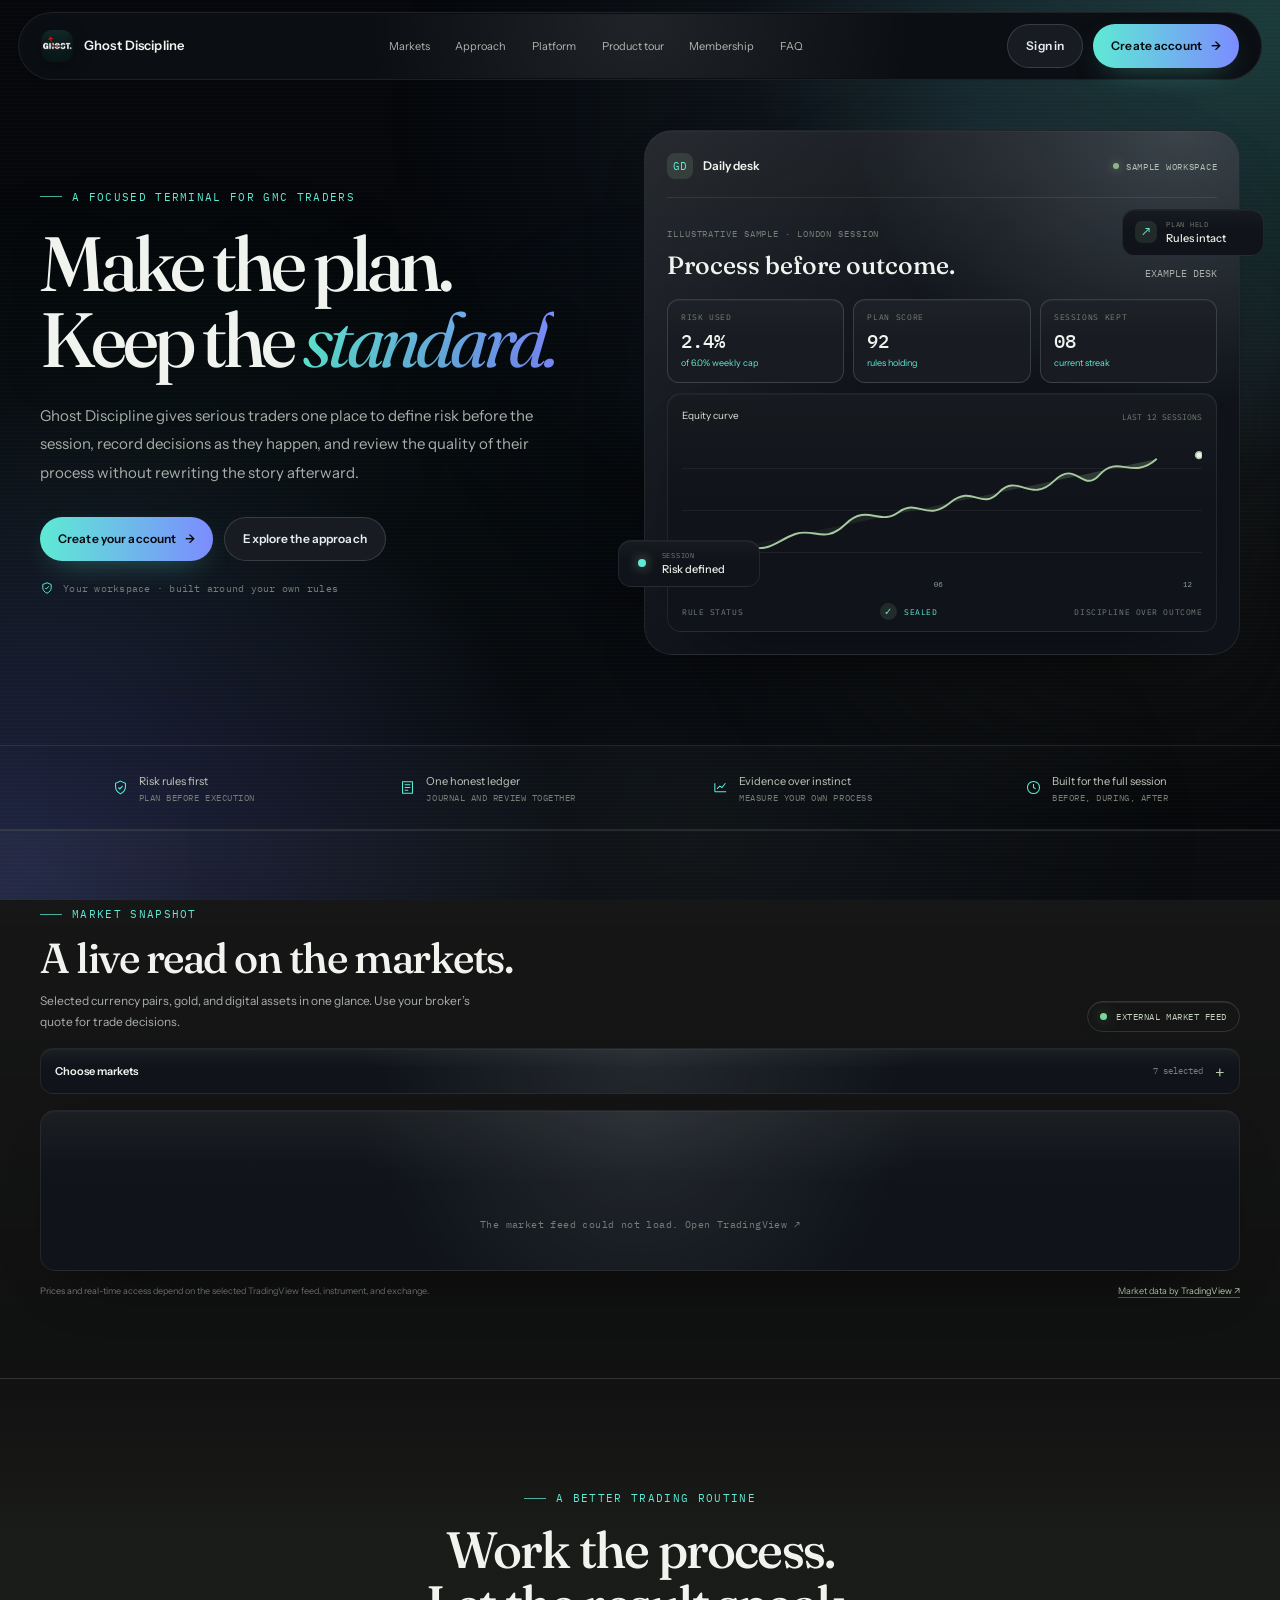
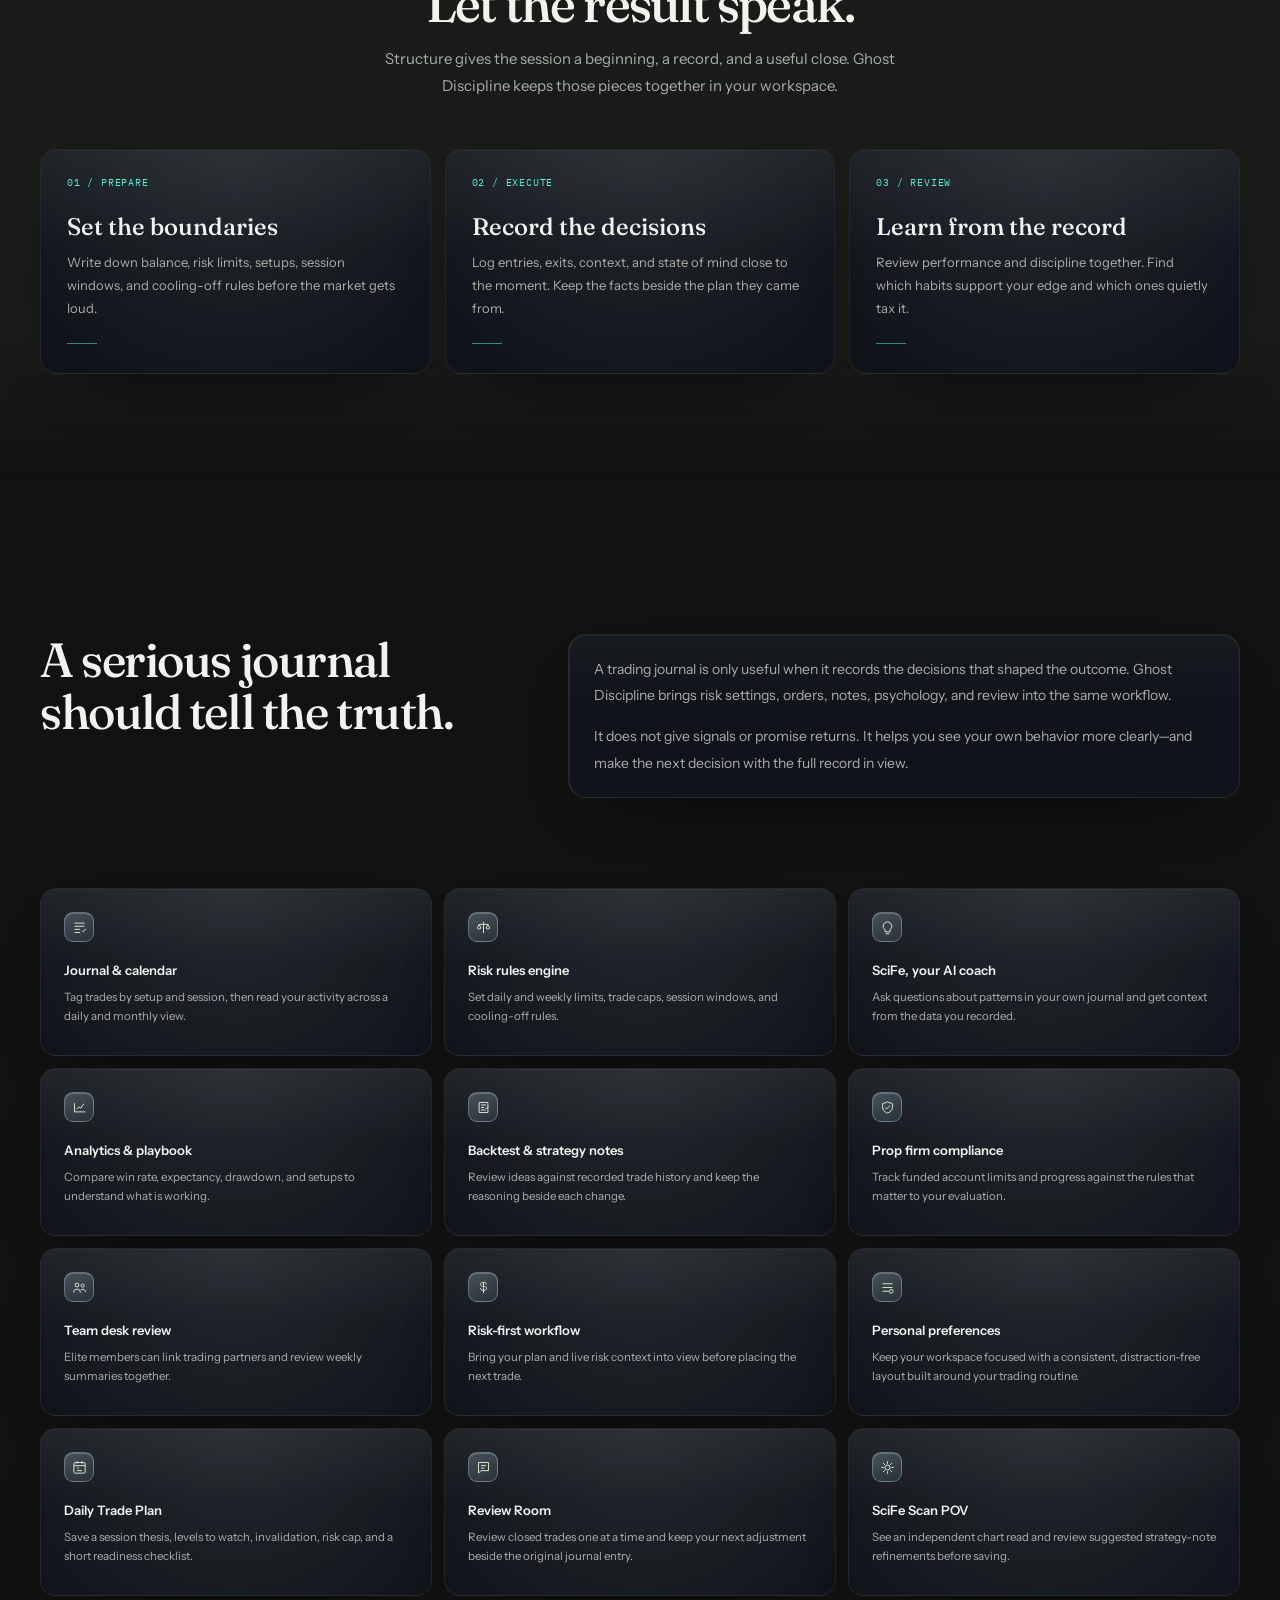
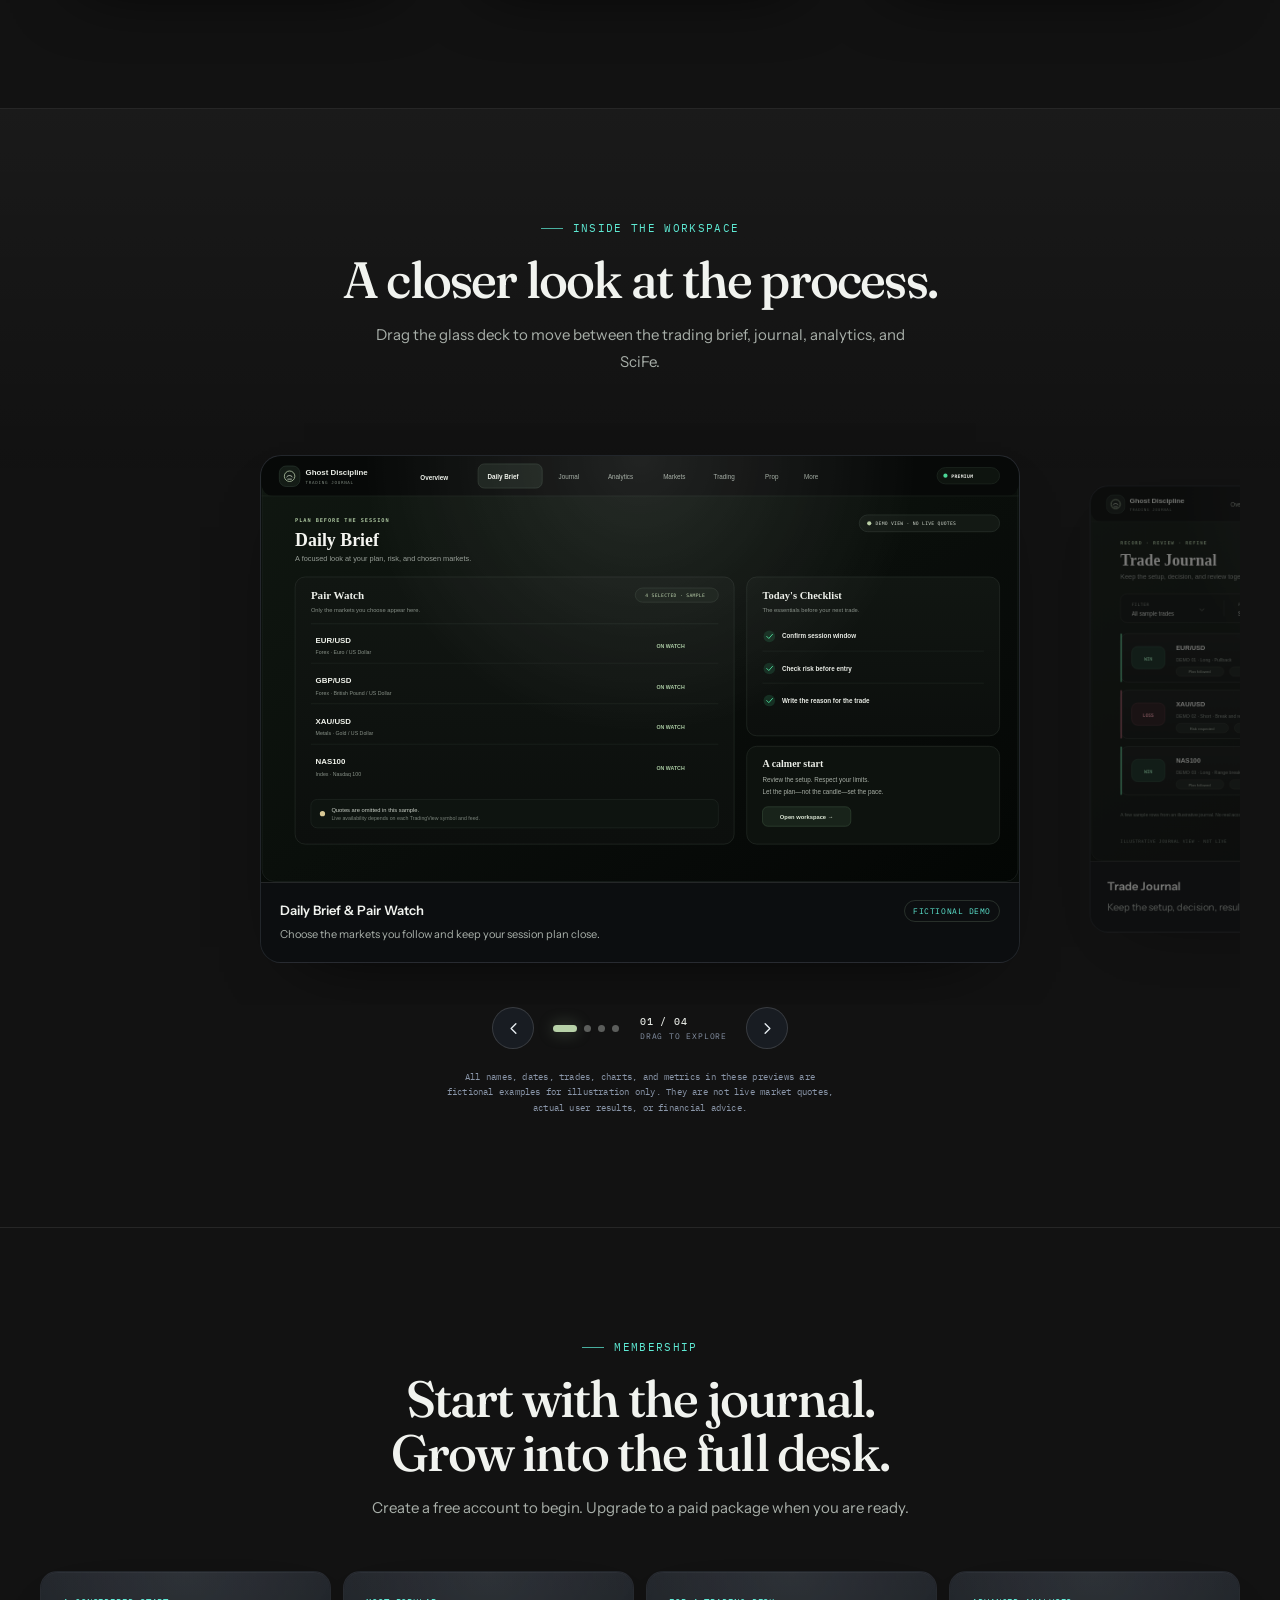
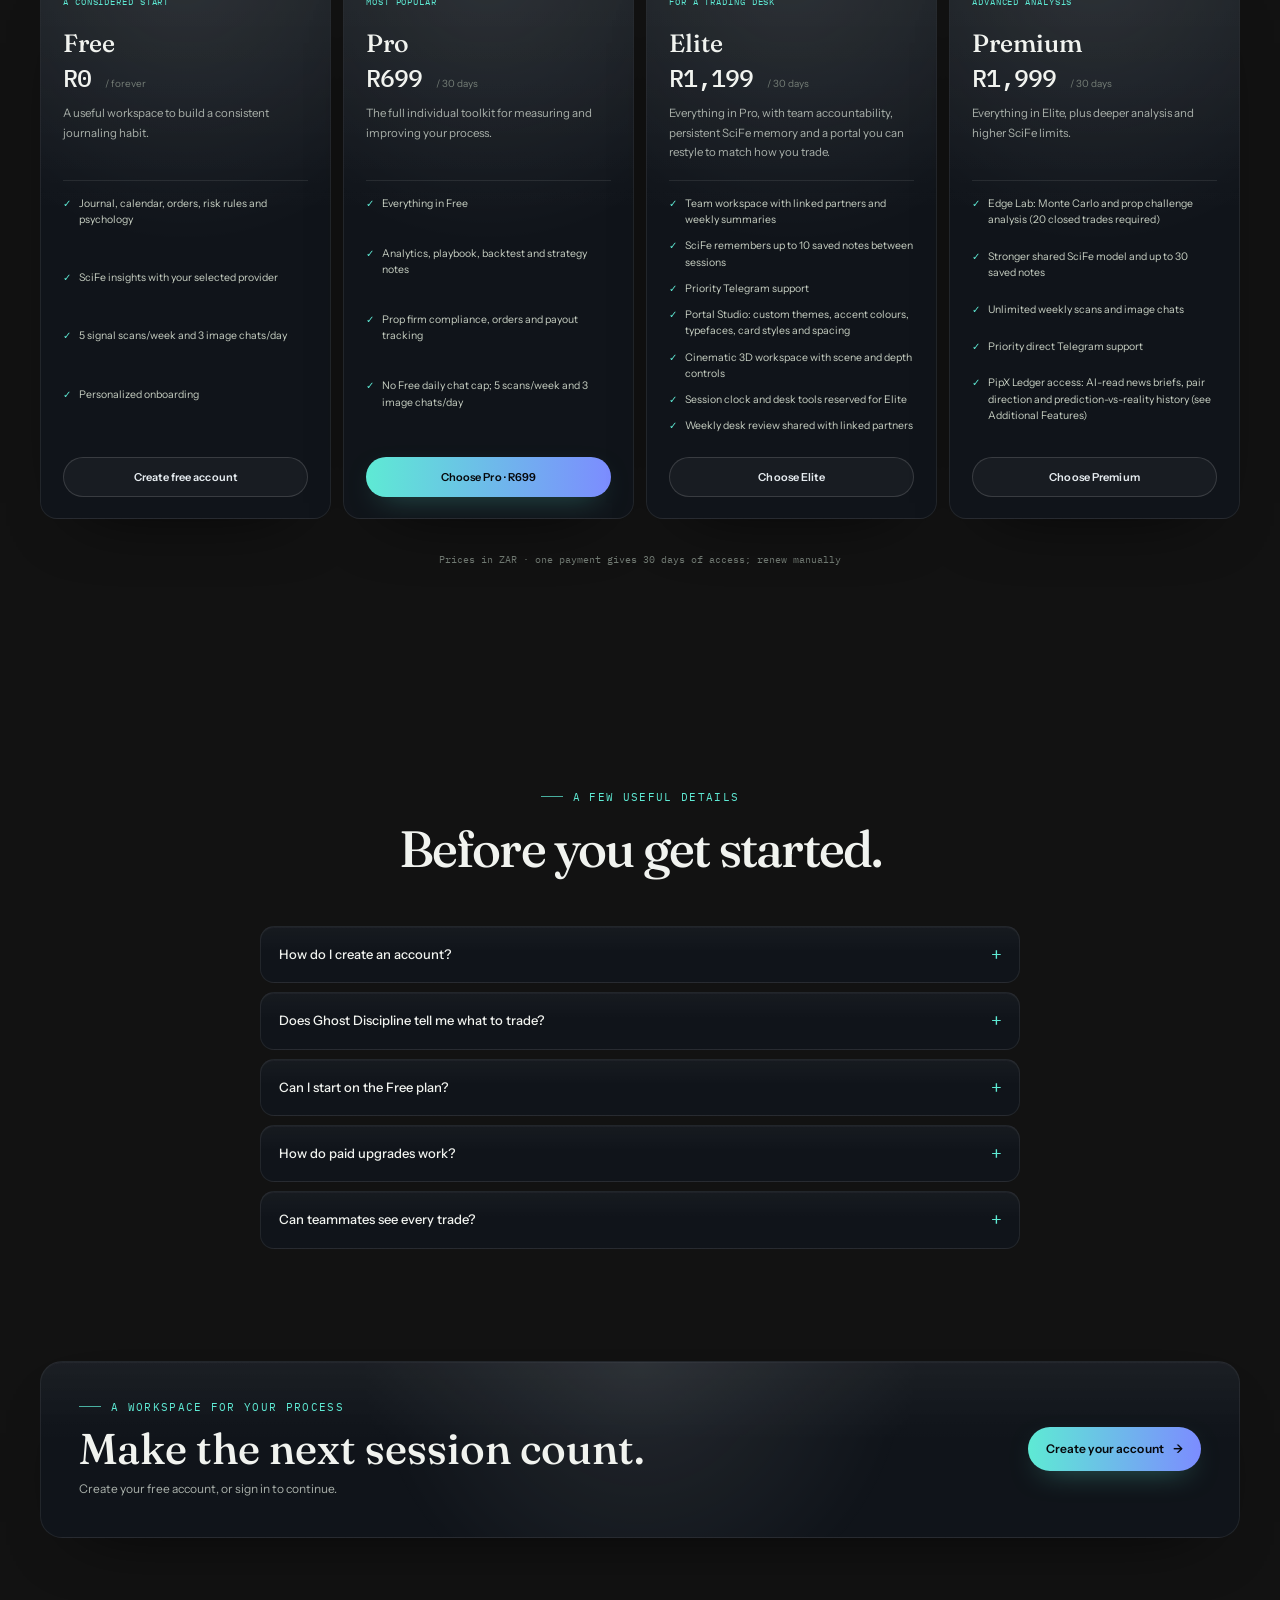
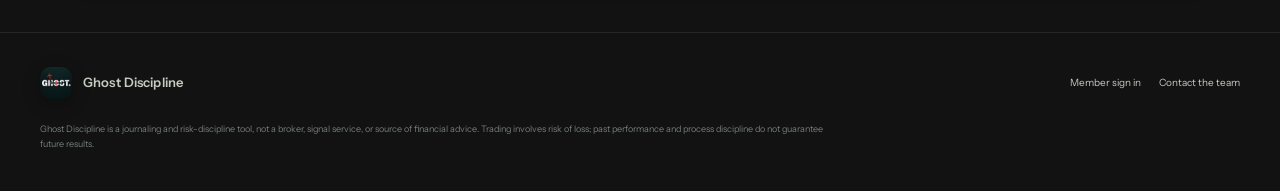
<file: index.html>
<!doctype html>
<html lang="en" data-theme="slate">
<head>
  <meta charset="UTF-8">
  <meta name="viewport" content="width=device-width, initial-scale=1, viewport-fit=cover">
  <meta name="theme-color" content="#05070a">
  <script>document.documentElement.setAttribute('data-theme','slate');</script>
  <script>(function(){try{if(location.protocol==='https:'&&/\/index\.html$/i.test(location.pathname)){history.replaceState(null,'',location.pathname.replace(/index\.html$/i,'home')+location.search+location.hash);}}catch(e){}})();</script>
  <meta name="description" content="Ghost Discipline is a trading journal and risk terminal for traders who want an honest record of their process.">
  <meta property="og:type" content="website">
  <meta property="og:site_name" content="Ghost Discipline">
  <meta property="og:title" content="Ghost Discipline — Trade with intention">
  <meta property="og:description" content="A trading terminal to plan risk, keep an honest journal, and review the process behind every trade.">
  <meta property="og:image" content="https://ghost-discipline.web.app/ghost-discipline-share-v2.png">
  <meta name="twitter:card" content="summary_large_image">
  <title>Ghost Discipline — Trade with intention</title>
  <script defer src="glass-interactions.js"></script>
  <script defer src="space-background.js"></script>
  <link rel="icon" type="image/png" href="ghost-discipline-icon-v3.png">
  <link rel="apple-touch-icon" href="ghost-discipline-icon-v3.png">
  <link rel="manifest" href="manifest.json">
  <link rel="preconnect" href="https://fonts.googleapis.com">
  <link rel="preconnect" href="https://fonts.gstatic.com" crossorigin>
  <link rel="preload" as="style" href="https://fonts.googleapis.com/css2?family=Fraunces:ital,opsz,wght@0,9..144,400;0,9..144,500;0,9..144,600;1,9..144,500&family=Instrument+Sans:wght@400;500;600;700&family=IBM+Plex+Mono:wght@400;500&display=swap" onload="this.onload=null;this.rel='stylesheet'">
  <noscript><link rel="stylesheet" href="https://fonts.googleapis.com/css2?family=Fraunces:ital,opsz,wght@0,9..144,400;0,9..144,500;0,9..144,600;1,9..144,500&family=Instrument+Sans:wght@400;500;600;700&family=IBM+Plex+Mono:wght@400;500&display=swap"></noscript>
  
  <style>
    :root{color-scheme:dark;--bg:#0a100d;--bg-soft:#101814;--panel:#121b16;--panel-2:#17221b;--line:rgba(232,239,229,.1);--line-hi:rgba(232,239,229,.17);--text:#f0f2e9;--muted:#a1ac9e;--quiet:#788477;--mint:#a6c99e;--mint-deep:#587b59;--gold:#d3bd8b;--danger:#d89491;--serif:'Fraunces',Georgia,serif;--sans:'Instrument Sans',Arial,sans-serif;--mono:'IBM Plex Mono',monospace;--radius:20px;}
    *{box-sizing:border-box}html{scroll-behavior:smooth;scroll-padding-top:86px;overflow-x:hidden;overflow-x:clip}body{margin:0;background:radial-gradient(ellipse 70% 48% at 79% 8%,rgba(81,111,79,.16),transparent 75%),var(--bg);color:var(--text);font:15px/1.65 var(--sans);-webkit-font-smoothing:antialiased}body::before{position:fixed;inset:0;content:'';pointer-events:none;z-index:-1;background:radial-gradient(ellipse 70% 75% at 50% 100%,rgba(31,48,34,.12),transparent 75%)}a{color:inherit;text-decoration:none}button{font:inherit}::selection{background:rgba(166,201,158,.25);color:#fff}.wrap{width:min(1200px,calc(100% - 56px));margin-inline:auto}.eyebrow{display:flex;align-items:center;gap:10px;color:var(--mint);font:11px var(--mono);letter-spacing:.12em;text-transform:uppercase}.eyebrow::before{content:'';width:22px;height:1px;background:currentColor;opacity:.72}.section{padding:112px 0}.section-head{max-width:650px;margin:0 auto 50px;text-align:center}.section-head .eyebrow{justify-content:center}.section-head h2{font:500 clamp(34px,4vw,51px)/1.06 var(--serif);letter-spacing:-.035em;margin:18px 0 14px}.section-head p{color:var(--muted);max-width:54ch;margin:0 auto;font-size:15px;line-height:1.8}
    .nav{position:sticky;top:0;z-index:20;background:rgba(10,16,13,.84);backdrop-filter:blur(18px);border-bottom:1px solid rgba(232,239,229,.08)}.nav-inner{height:76px;display:flex;align-items:center;justify-content:space-between;gap:24px}.brand{display:flex;align-items:center;gap:11px;font-size:14px;font-weight:600;letter-spacing:.01em}.brand img{width:31px;height:31px;border-radius:9px}.nav-links{display:flex;align-items:center;gap:32px;color:#bdc5b8;font-size:12px}.nav-links a{transition:color .2s}.nav-links a:hover{color:var(--text)}.nav-actions{display:flex;align-items:center;gap:10px}.btn{display:inline-flex;align-items:center;justify-content:center;gap:9px;min-height:44px;padding:0 18px;border:1px solid var(--line-hi);border-radius:999px;font-size:12px;font-weight:600;letter-spacing:.01em;transition:transform .2s,background .2s,border-color .2s,color .2s}.btn:hover{transform:translateY(-1px)}.btn-primary{background:var(--mint);border-color:var(--mint);color:#10180f}.btn-primary:hover{background:#b9d4b2;border-color:#b9d4b2}.btn-quiet{background:rgba(255,255,255,.025);color:var(--text)}.btn-quiet:hover{background:rgba(255,255,255,.065)}.mobile-menu{display:none;width:42px;height:42px;border:1px solid var(--line);border-radius:50%;background:none;color:var(--text);cursor:pointer}.mobile-menu svg{width:18px}
    .visual-stage{position:relative;min-width:0;perspective:1400px;transform-style:preserve-3d;isolation:isolate}.visual-stage::before{content:'';position:absolute;inset:8% 5%;z-index:-1;border-radius:40%;background:radial-gradient(ellipse,rgba(143,181,130,.18),transparent 68%);filter:blur(24px);pointer-events:none}.visual{width:100%;transform:rotateX(var(--tilt-x,0deg)) rotateY(var(--tilt-y,0deg));transform-style:preserve-3d;transition:transform .24s cubic-bezier(.2,.7,.25,1);will-change:transform}.visual-float{position:absolute;z-index:4;display:grid;grid-template-columns:22px auto;align-items:center;column-gap:9px;min-width:142px;padding:10px 12px;border:1px solid rgba(226,238,222,.18);border-radius:13px;background:linear-gradient(145deg,rgba(23,34,26,.96),rgba(12,19,15,.96));box-shadow:0 20px 42px -26px rgba(0,0,0,.95),inset 0 1px rgba(255,255,255,.06);transform:translate3d(var(--float-x,0px),var(--float-y,0px),42px);transition:transform .2s ease,border-color .2s ease;pointer-events:none}.visual-float-a{top:15%;right:-24px}.visual-float-b{left:-26px;bottom:13%;transform:translate3d(calc(var(--float-x,0px)*-.65),calc(var(--float-y,0px)*-.65),58px)}.visual-float>span:not(.float-mark):not(.float-dot){grid-column:2;color:var(--quiet);font:7px var(--mono);letter-spacing:.11em}.visual-float b{grid-column:2;color:#e9eee5;font:500 11px var(--sans);margin-top:2px}.float-mark{grid-row:1/span 2;display:grid;place-items:center;width:22px;height:22px;border-radius:7px;background:rgba(166,201,158,.12);color:var(--mint);font:14px var(--mono)}.float-dot{grid-row:1/span 2;width:8px;height:8px;margin:auto;border-radius:50%;background:var(--mint);box-shadow:0 0 12px rgba(166,201,158,.7)}.visual-orbit{position:absolute;inset:-12px 4%;z-index:-1;border:1px solid rgba(166,201,158,.08);border-radius:30px;transform:translateZ(-28px) rotate(-2deg);pointer-events:none}
    .hero{padding:78px 0 90px;min-height:650px;display:grid;grid-template-columns:minmax(0,.95fr) minmax(420px,1.05fr);align-items:center;gap:64px}.hero-copy{max-width:570px}.hero h1{font:500 clamp(52px,6vw,78px)/.99 var(--serif);letter-spacing:-.055em;margin:22px 0 24px}.hero h1 em{font-weight:400;color:var(--mint);font-style:italic}.hero-copy>p{max-width:52ch;margin:0;color:var(--muted);font-size:15px;line-height:1.9}.hero-actions{display:flex;gap:11px;flex-wrap:wrap;margin-top:30px}.hero-note{display:flex;align-items:center;gap:9px;margin-top:20px;color:var(--quiet);font:10px var(--mono);letter-spacing:.025em}.hero-note svg{width:14px;color:var(--mint)}
    .visual{position:relative;padding:22px;border:1px solid rgba(226,238,222,.14);border-radius:25px;background:linear-gradient(155deg,rgba(24,36,28,.98),rgba(13,20,16,.98));box-shadow:0 40px 100px -50px #000,0 0 0 7px rgba(255,255,255,.012);overflow:hidden}.visual::before{content:'';position:absolute;inset:0;background:radial-gradient(ellipse 70% 70% at 83% 0%,rgba(149,186,137,.12),transparent 74%);pointer-events:none}.visual-top,.visual-main,.visual-foot{position:relative;z-index:1}.visual-top{display:flex;align-items:center;justify-content:space-between;padding-bottom:18px;border-bottom:1px solid var(--line)}.visual-brand{display:flex;align-items:center;gap:10px;font-size:12px;font-weight:600}.brand-dot{width:26px;height:26px;border-radius:8px;display:grid;place-items:center;background:rgba(166,201,158,.14);color:var(--mint);font:11px var(--mono)}.session{display:flex;align-items:center;gap:7px;font:9px var(--mono);letter-spacing:.08em;color:#b4c0b0}.session::before{content:'';width:6px;height:6px;border-radius:50%;background:#8fb48b;box-shadow:0 0 10px rgba(143,180,139,.6)}.visual-heading{display:flex;align-items:flex-end;justify-content:space-between;gap:20px;padding:22px 0 19px}.visual-heading small{color:var(--quiet);font:9px var(--mono);letter-spacing:.1em;text-transform:uppercase}.visual-heading h2{font:500 25px/1.15 var(--serif);margin:6px 0 0}.visual-day{font:10px var(--mono);color:var(--muted)}.visual-stats{display:grid;grid-template-columns:repeat(3,1fr);gap:9px}.visual-stat{padding:12px 13px;border:1px solid var(--line);border-radius:12px;background:rgba(255,255,255,.022)}.visual-stat label{display:block;color:var(--quiet);font:8px var(--mono);text-transform:uppercase;letter-spacing:.08em}.visual-stat strong{display:block;margin-top:7px;font:500 19px var(--mono);font-variant-numeric:tabular-nums}.visual-stat span{display:block;margin-top:3px;color:var(--mint);font-size:9px}.visual-chart{margin-top:10px;padding:14px 14px 11px;border:1px solid var(--line);border-radius:14px;background:rgba(6,11,8,.35)}.chart-title{display:flex;align-items:center;justify-content:space-between;font-size:10px;color:#dce2d7}.chart-title span:last-child{font:8px var(--mono);color:var(--quiet)}.visual-chart svg{display:block;width:100%;margin-top:10px}.visual-foot{display:flex;justify-content:space-between;align-items:center;margin-top:13px;color:var(--quiet);font:8px var(--mono);letter-spacing:.07em}.seal{color:var(--mint);display:flex;align-items:center;gap:7px}.seal::before{content:'✓';display:grid;place-items:center;width:17px;height:17px;border-radius:50%;background:rgba(166,201,158,.13);font:10px var(--sans)}
    .trust{padding:26px 0;border-top:1px solid var(--line);border-bottom:1px solid var(--line)}.trust-row{display:grid;grid-template-columns:repeat(4,1fr);gap:18px}.trust-item{display:flex;align-items:center;justify-content:center;gap:10px;text-align:left;color:#c1c9bb;font-size:11px}.trust-item svg{width:17px;height:17px;flex:none;color:var(--mint);stroke-width:1.5}.trust-item span{display:block;color:var(--quiet);font:9px var(--mono);letter-spacing:.06em;text-transform:uppercase;margin-top:2px}
    .method{background:linear-gradient(180deg,transparent,rgba(20,30,23,.43) 22%,rgba(20,30,23,.43) 78%,transparent);}.method-grid{display:grid;grid-template-columns:repeat(3,1fr);gap:14px}.method-card{padding:26px 26px 29px;border:1px solid var(--line);border-radius:17px;background:rgba(16,24,19,.72)}.method-number{font:10px var(--mono);color:var(--mint);letter-spacing:.08em}.method-card h3{font:500 24px/1.15 var(--serif);margin:24px 0 10px}.method-card p{margin:0;color:var(--muted);font-size:13px;line-height:1.8}.method-rule{width:30px;height:1px;background:var(--mint);opacity:.55;margin-top:22px}
    .statement{display:grid;grid-template-columns:.8fr 1.2fr;gap:80px;align-items:start;padding:36px 0}.statement-title{font:500 clamp(32px,4vw,48px)/1.08 var(--serif);letter-spacing:-.03em;margin:0}.statement-copy{border-left:1px solid var(--line-hi);padding:2px 0 2px 26px;color:var(--muted);font-size:14px;line-height:1.9}.statement-copy p{margin:0 0 14px}.statement-copy p:last-child{margin:0}.features-grid{display:grid;grid-template-columns:repeat(3,1fr);gap:12px}.feature{min-height:168px;padding:23px;border:1px solid var(--line);border-radius:16px;background:linear-gradient(145deg,rgba(21,31,24,.72),rgba(13,19,15,.7));transition:border-color .2s,transform .2s}.feature:hover{transform:translateY(-2px);border-color:var(--line-hi)}.feature-icon{width:30px;height:30px;display:grid;place-items:center;border-radius:9px;border:1px solid rgba(166,201,158,.17);color:var(--mint);background:rgba(166,201,158,.06)}.feature-icon svg{width:15px;height:15px;stroke-width:1.55}.feature h3{font-size:13px;margin:18px 0 6px;font-weight:600}.feature p{margin:0;color:var(--muted);font-size:11.5px;line-height:1.7}
    .membership{border-top:1px solid var(--line)}.plans{display:grid;grid-template-columns:repeat(4,1fr);gap:12px;align-items:stretch}.plan{display:flex;flex-direction:column;padding:24px 22px 21px;border:1px solid var(--line);border-radius:17px;background:rgba(16,24,19,.72)}.plan.featured{border-color:rgba(166,201,158,.42);background:linear-gradient(155deg,rgba(31,47,34,.82),rgba(16,24,19,.85));box-shadow:0 22px 60px -40px rgba(130,174,120,.35)}.plan-label{min-height:20px;color:var(--mint);font:9px var(--mono);letter-spacing:.1em;text-transform:uppercase}.plan h3{font:500 25px var(--serif);margin:12px 0 3px}.price{font:500 25px var(--mono);letter-spacing:-.04em}.price small{font:10px var(--sans);color:var(--quiet);letter-spacing:0}.plan>p{min-height:54px;color:var(--muted);font-size:11.5px;line-height:1.7;margin:10px 0 17px}.plan ul{list-style:none;padding:15px 0 0;margin:0 0 22px;border-top:1px solid var(--line);display:grid;gap:10px;flex:1}.plan li{display:flex;gap:8px;color:#c8d0c3;font-size:10.5px;line-height:1.55}.plan li::before{content:'✓';color:var(--mint);font-size:10px}.plan .btn{width:100%;min-height:40px;font-size:11px}.membership-note{text-align:center;color:var(--quiet);font:10px var(--mono);margin:22px 0 0}
    .faq{max-width:760px;margin-inline:auto;border-top:1px solid var(--line)}.faq details{border-bottom:1px solid var(--line)}.faq summary{position:relative;list-style:none;cursor:pointer;padding:19px 34px 19px 2px;font-size:13px;font-weight:500}.faq summary::-webkit-details-marker{display:none}.faq summary::after{content:'+';position:absolute;right:5px;top:17px;color:var(--mint);font:18px var(--mono);transition:transform .2s}.faq details[open] summary::after{transform:rotate(45deg)}.faq details p{max-width:66ch;margin:0;padding:0 36px 20px 2px;color:var(--muted);font-size:12px;line-height:1.8}.invite-cta{padding:38px;border:1px solid rgba(166,201,158,.2);border-radius:22px;background:radial-gradient(ellipse 70% 120% at 0% 100%,rgba(118,156,109,.13),transparent 80%),linear-gradient(140deg,#17231a,#111813);display:flex;align-items:center;justify-content:space-between;gap:32px}.invite-cta h2{font:500 clamp(30px,4vw,43px)/1.05 var(--serif);margin:12px 0 8px}.invite-cta p{margin:0;color:var(--muted);font-size:12px}.invite-cta .btn{flex:none}
    .footer{padding:34px 0 40px;border-top:1px solid var(--line);color:var(--quiet);font-size:10px}.footer-main{display:flex;justify-content:space-between;gap:24px;align-items:center}.footer-links{display:flex;gap:18px}.footer a{color:#c3ccbe}.footer a:hover{color:var(--mint)}.legal{max-width:800px;margin:22px 0 0;line-height:1.7;font-size:9px}
    @media(max-width:1000px){.hero{grid-template-columns:1fr;gap:42px;padding-top:60px;min-height:auto}.hero-copy{max-width:700px}.visual-stage{width:min(100%,720px);margin:0 auto}.visual{width:100%;margin:0}.plans{grid-template-columns:repeat(2,1fr)}}
    @media(max-width:720px){.wrap{width:min(100% - 36px,560px)}.section{padding:78px 0}.nav-inner{height:66px}.nav-links{display:none;position:absolute;top:66px;left:0;right:0;padding:18px 20px 22px;background:#0d1410;border-bottom:1px solid var(--line);flex-direction:column;align-items:flex-start;gap:15px}.nav.nav-open .nav-links{display:flex}.mobile-menu{display:grid;place-items:center}.nav-actions .btn-quiet{display:none}.nav-actions{gap:8px}.nav-actions .btn-primary{min-height:40px;padding:0 14px;font-size:10px}.brand{font-size:12px}.brand img{width:28px;height:28px}.hero{padding:54px 0 62px;gap:32px}.hero h1{font-size:clamp(46px,12vw,68px);margin:18px 0}.hero-copy>p{font-size:13px}.hero-actions{margin-top:24px}.hero-actions .btn{flex:1}.hero-note{font-size:8px;line-height:1.6}.visual{padding:15px;border-radius:19px}.visual-float,.visual-orbit{display:none}.visual-stage{perspective:none}.visual{transform:none!important;transition:none;will-change:auto}.visual-heading{padding:17px 0 14px}.visual-heading h2{font-size:22px}.visual-stat{padding:10px 9px}.visual-stat strong{font-size:15px}.visual-stat label{font-size:7px}.visual-foot{font-size:7px}.trust-row{grid-template-columns:repeat(2,1fr);gap:18px 8px}.trust-item{justify-content:flex-start;font-size:10px}.trust-item svg{width:15px}.section-head{margin-bottom:32px}.section-head h2{font-size:37px}.method-grid,.features-grid{grid-template-columns:1fr}.method-card{padding:22px}.method-card h3{margin-top:16px}.statement{grid-template-columns:1fr;gap:23px}.statement-copy{font-size:12px;padding-left:19px}.features-grid{gap:9px}.feature{min-height:auto;padding:19px}.feature h3{margin:13px 0 4px}.feature p{font-size:11px}.plans{grid-template-columns:1fr;gap:10px}.plan{padding:21px}.plan>p{min-height:auto}.plan ul{padding-top:12px}.invite-cta{padding:26px 22px;align-items:flex-start;flex-direction:column;gap:22px}.invite-cta .btn{width:100%}.footer-main{flex-direction:column;align-items:flex-start}.footer-links{flex-wrap:wrap}}
    @media(max-width:390px){.hero-actions{flex-direction:column}.hero-actions .btn{width:100%}.visual-stats{gap:6px}.visual-stat strong{font-size:13px}.visual-stat span{font-size:8px}.visual-chart{padding:11px}.trust-item{gap:7px}}
    @media(prefers-reduced-motion:reduce){*,*::before,*::after{scroll-behavior:auto!important;animation-duration:.01ms!important;animation-iteration-count:1!important;transition-duration:.01ms!important}}
    @media(max-width:720px){.nav-actions .btn-quiet{display:inline-flex;min-height:39px;padding:0 11px;font-size:10px}.nav-actions .btn-primary{min-height:39px;padding:0 12px;font-size:10px}}
    @media(max-width:390px){.nav-inner{gap:8px}.nav-actions{gap:5px}.nav-actions .btn-quiet{padding:0 8px;font-size:9px}.nav-actions .btn-primary{padding:0 9px;font-size:9px}.brand{gap:7px;font-size:10px}.brand img{width:25px;height:25px}.mobile-menu{width:38px;height:38px}}

    .preview-gallery{border-top:1px solid var(--line);background:linear-gradient(180deg,rgba(20,30,23,.34),transparent 34%)}.preview-gallery .section-head{margin-bottom:38px}.preview-grid{display:grid;grid-template-columns:repeat(2,minmax(0,1fr));gap:18px;max-width:1120px;margin:0 auto}.preview-card{overflow:hidden;margin:0;border:1px solid var(--line-hi);border-radius:18px;background:linear-gradient(145deg,rgba(19,28,22,.96),rgba(12,18,14,.98));box-shadow:0 24px 60px -46px #000;transition:transform .22s,border-color .22s}.preview-card:hover{transform:translateY(-3px);border-color:rgba(166,201,158,.34)}.preview-card img{display:block;width:100%;height:auto;aspect-ratio:16/9;object-fit:cover;background:#0b100c}.preview-card figcaption{display:flex;align-items:flex-start;justify-content:space-between;gap:16px;padding:17px 19px 19px;border-top:1px solid var(--line)}.preview-caption-copy{display:grid;gap:4px}.preview-caption-copy strong{font-size:13px;font-weight:600;color:var(--text)}.preview-caption-copy span{color:var(--muted);font-size:11px;line-height:1.55}.preview-caption-tag{flex:none;padding:5px 8px;border:1px solid rgba(166,201,158,.18);border-radius:999px;color:var(--mint);font:8px var(--mono);letter-spacing:.07em;text-transform:uppercase}.preview-disclaimer{margin:20px auto 0;text-align:center;color:var(--quiet);font:9px/1.7 var(--mono);letter-spacing:.025em;max-width:80ch}
  </style>
  <style>
    /* A quiet, cinematic arrival: ambient light, a fine field grid, and a chart line that draws once. */
    .hero{position:relative;isolation:isolate}
    .hero::before{content:"";position:absolute;z-index:-2;pointer-events:none;left:26%;top:-12%;width:80%;height:125%;background:radial-gradient(ellipse at 64% 42%,rgba(150,190,138,.2),transparent 34%),radial-gradient(ellipse at 76% 66%,rgba(211,189,139,.08),transparent 38%);filter:blur(22px);animation:hero-aura 13s ease-in-out infinite alternate}
    .hero::after{content:"";position:absolute;z-index:-1;inset:-2% -4%;pointer-events:none;opacity:.14;background-image:linear-gradient(rgba(199,221,192,.1) 1px,transparent 1px),linear-gradient(90deg,rgba(199,221,192,.1) 1px,transparent 1px);background-size:58px 58px;mask-image:radial-gradient(ellipse at 72% 46%,#000,transparent 69%)}
    .hero-copy{animation:hero-rise .8s cubic-bezier(.2,.75,.25,1) both}
    .visual-stage{animation:hero-rise .95s .12s cubic-bezier(.2,.75,.25,1) both}
    .visual-orbit{animation:orbit-drift 12s ease-in-out infinite alternate}
    .visual-float-a{animation:float-a 6s ease-in-out infinite}
    .visual-float-b{animation:float-b 7s ease-in-out infinite}
    .equity-draw{stroke-dasharray:1000;stroke-dashoffset:1000;animation:draw-equity 2.1s .45s cubic-bezier(.22,.7,.24,1) forwards}
    .market-section{padding:76px 0 80px;border-top:1px solid var(--line);border-bottom:1px solid var(--line);background:linear-gradient(180deg,rgba(17,25,19,.52),rgba(9,14,11,.3))}
    .market-head{display:flex;align-items:flex-end;justify-content:space-between;gap:24px;margin-bottom:25px}
    .market-head h2{font:500 clamp(30px,3.4vw,42px)/1.08 var(--serif);letter-spacing:-.035em;margin:15px 0 8px}
    .market-head p{max-width:58ch;margin:0;color:var(--muted);font-size:12px;line-height:1.75}
    .market-status-pill{display:inline-flex;align-items:center;gap:9px;flex:none;padding:9px 12px;border:1px solid var(--line-hi);border-radius:999px;color:#c4cec0;font:9px var(--mono);letter-spacing:.06em;text-transform:uppercase}
    .market-live-dot{width:7px;height:7px;border-radius:50%;background:#80b98a;box-shadow:0 0 12px rgba(128,185,138,.52)}
    .market-embed{min-height:94px;padding:11px 16px;border:1px solid var(--line-hi);border-radius:15px;background:rgba(13,19,15,.82);color-scheme:dark;--tv-widget-background-color:transparent;--tv-widget-text-color:#e8eee4;--tv-widget-font-family:'Instrument Sans',Arial,sans-serif;--tv-widget-positive-color:#a6c99e;--tv-widget-negative-color:#d89491;overflow:hidden}
    .market-embed tv-ticker-tape{display:block;width:100%;min-height:68px}
    .market-loading{margin:0;padding:28px 6px;color:var(--quiet);font:10px var(--mono);letter-spacing:.04em;text-align:center}
    .market-watch-config{margin:-9px 0 16px;border:1px solid var(--line);border-radius:13px;background:rgba(13,19,15,.5)}
    .market-watch-config summary{display:flex;align-items:center;justify-content:space-between;gap:12px;padding:12px 14px;color:var(--text);font-size:11px;font-weight:600;cursor:pointer;list-style:none}
    .market-watch-config summary::-webkit-details-marker{display:none}
    .market-watch-config summary::after{content:'+';color:#b8cda9;font:16px var(--mono)}
    .market-watch-config[open] summary::after{content:'−'}
    .market-watch-count{margin-left:auto;color:var(--quiet);font:9px var(--mono);font-weight:400}
    .market-watch-panel{padding:0 14px 14px}
    .market-watch-help{margin:0 0 12px;color:var(--quiet);font-size:10px;line-height:1.6}
    .market-watch-options{display:grid;grid-template-columns:repeat(3,minmax(0,1fr));gap:10px}
    .market-watch-group{min-width:0;margin:0;padding:10px;border:1px solid var(--line);border-radius:10px}
    .market-watch-group legend{padding:0 5px;color:#c4cec0;font:9px var(--mono);letter-spacing:.04em;text-transform:uppercase}
    .market-watch-option{display:flex;align-items:center;gap:8px;min-height:29px;color:var(--muted);font-size:10px;cursor:pointer}
    .market-watch-option input{accent-color:#a6c99e}
    .market-watch-option small{margin-left:auto;color:var(--quiet);font:8px var(--mono)}
    .market-watch-custom{display:flex;gap:8px;margin-top:12px}
    .market-watch-custom input{flex:1;min-width:0;min-height:36px;padding:0 11px;border:1px solid var(--line-hi);border-radius:9px;background:#080d09;color:var(--text);font:10px var(--mono)}
    .market-watch-custom button,.market-watch-reset{min-height:36px;padding:0 12px;border:1px solid var(--line-hi);border-radius:9px;background:rgba(166,201,158,.1);color:#dce8d7;font:600 9px var(--mono);cursor:pointer}
    .market-watch-custom button:hover,.market-watch-reset:hover{border-color:#a6c99e;background:rgba(166,201,158,.17)}
    .market-watch-footer{display:flex;align-items:center;justify-content:space-between;gap:10px;margin-top:8px}
    .market-watch-status{min-height:14px;margin:0;color:#b8cda9;font-size:9px}
    .market-watch-status.is-error{color:#e6a3a3}
    .market-foot{display:flex;justify-content:space-between;gap:14px;margin-top:13px;color:var(--quiet);font-size:9px;line-height:1.6}
    .market-foot a{flex:none;color:#b8cda9;text-decoration:underline;text-decoration-color:rgba(184,205,169,.4);text-underline-offset:3px}
    .market-foot a:hover{color:var(--text)}
    @media(max-width:720px){.market-section{padding:58px 0 62px}.market-head{align-items:flex-start;flex-direction:column;gap:15px}.market-status-pill{font-size:8px}.market-embed{padding:8px 9px;min-height:82px}.market-watch-options{grid-template-columns:repeat(2,minmax(0,1fr))}.market-watch-panel{padding:0 10px 10px}.market-watch-config summary{padding:11px}.market-foot{flex-direction:column;font-size:9px}.market-foot a{align-self:flex-start}}
    @keyframes hero-aura{from{transform:translate3d(-1.5%,0,0) scale(.96);opacity:.7}to{transform:translate3d(1.5%,1%,0) scale(1.05);opacity:1}}
    @keyframes hero-rise{from{opacity:0;transform:translateY(18px)}to{opacity:1;transform:translateY(0)}}
    @keyframes orbit-drift{from{transform:translateZ(-28px) rotate(-3deg)}to{transform:translateZ(-28px) rotate(2deg)}}
    @keyframes float-a{0%,100%{translate:0 0}50%{translate:0 -7px}}
    @keyframes float-b{0%,100%{translate:0 0}50%{translate:0 6px}}
    @keyframes draw-equity{to{stroke-dashoffset:0}}
    @media(prefers-reduced-motion:reduce){.hero::before,.hero-copy,.visual-stage,.visual-orbit,.visual-float-a,.visual-float-b,.equity-draw{animation:none!important}.equity-draw{stroke-dasharray:none;stroke-dashoffset:0}}
  </style>
  <style>
    @media(max-width:720px){.plan>p{font-size:13px!important;color:#bac4b7!important}.plan li{font-size:11.5px!important;color:#d1d8cf!important}.membership-note{font-size:11px!important;color:#aab3a4!important}}
    
  </style>
  <style>
    @media(max-width:720px){.preview-grid{grid-template-columns:1fr;gap:13px}.preview-card figcaption{padding:14px}.preview-caption-tag{font-size:7px}}
    @media(prefers-reduced-motion:reduce){.preview-card{transition:none}.preview-card:hover{transform:none}}
  </style>
  <style>
    /* Glass desk: floating navigation, luminous depth, and tactile product slides. */
    :root{--glass-line:rgba(239,246,235,.16);--glass-fill:rgba(19,28,22,.48);--glass-hi:rgba(255,255,255,.09)}
    body{padding-top:94px;background:radial-gradient(ellipse 70% 42% at 78% 4%,rgba(139,180,126,.2),transparent 72%),radial-gradient(ellipse 44% 38% at 7% 45%,rgba(105,145,128,.11),transparent 75%),#080d0a}
    body::before{opacity:.38;background:radial-gradient(ellipse 70% 72% at 50% 100%,rgba(85,120,83,.19),transparent 76%),linear-gradient(rgba(220,236,214,.025) 1px,transparent 1px),linear-gradient(90deg,rgba(220,236,214,.025) 1px,transparent 1px);background-size:auto,64px 64px,64px 64px;mask-image:linear-gradient(180deg,#000,transparent 84%)}
    .nav{position:fixed;left:50%;right:auto;top:12px;z-index:100;width:min(calc(100% - 36px),1280px);transform:translateX(-50%);overflow:visible;border:1px solid var(--glass-line);border-radius:999px;background:linear-gradient(145deg,rgba(255,255,255,.095),rgba(255,255,255,.025) 42%,rgba(255,255,255,.045)),rgba(10,16,12,.58);backdrop-filter:blur(30px) saturate(165%);-webkit-backdrop-filter:blur(30px) saturate(165%);box-shadow:0 18px 54px -34px rgba(0,0,0,.9),inset 0 1px rgba(255,255,255,.16)}
    .nav-inner{height:66px;width:100%;padding-inline:22px;gap:18px}
    .brand{font-size:13px}.brand img{width:32px;height:32px;border-radius:11px;box-shadow:0 5px 18px rgba(0,0,0,.3)}
    .nav-links{gap:clamp(14px,2vw,28px);color:rgba(230,237,226,.74);font-size:11px}
    .nav-links a{padding:9px 0;transition:color .2s ease,text-shadow .2s ease}.nav-links a:hover{color:#fff;text-shadow:0 0 16px rgba(215,237,205,.28)}
    .btn{border-radius:999px;border-color:rgba(239,246,235,.18);backdrop-filter:blur(14px);-webkit-backdrop-filter:blur(14px)}
    .btn-quiet{background:rgba(255,255,255,.055);box-shadow:inset 0 1px rgba(255,255,255,.07)}
    .btn-primary{background:linear-gradient(145deg,#c8dfbd,#91b087);border-color:rgba(231,246,224,.48);box-shadow:0 8px 24px -12px rgba(142,185,129,.62),inset 0 1px rgba(255,255,255,.55)}
    .hero{padding-top:36px}
    .hero h1{text-shadow:0 12px 42px rgba(0,0,0,.32)}
    .visual-stage{perspective:1500px}
    .visual{border-color:rgba(239,246,235,.2);border-radius:28px;background:linear-gradient(145deg,rgba(255,255,255,.115),rgba(255,255,255,.025) 36%,rgba(255,255,255,.045)),rgba(12,19,14,.48);backdrop-filter:blur(28px) saturate(155%);-webkit-backdrop-filter:blur(28px) saturate(155%);box-shadow:0 48px 120px -54px rgba(0,0,0,.9),inset 0 1px rgba(255,255,255,.2),inset 0 -1px rgba(255,255,255,.035)}
    .visual::before{background:radial-gradient(ellipse 75% 66% at 88% 0%,rgba(192,224,177,.2),transparent 72%),linear-gradient(125deg,rgba(255,255,255,.04),transparent 44%)}
    .visual-stat,.visual-chart{border-color:rgba(239,246,235,.13);background:rgba(255,255,255,.045);backdrop-filter:blur(18px) saturate(135%);-webkit-backdrop-filter:blur(18px) saturate(135%)}
    .visual-stat{box-shadow:inset 0 1px rgba(255,255,255,.075)}
    .visual-chart{background:rgba(4,9,6,.32);box-shadow:inset 0 1px rgba(255,255,255,.06)}
    .visual-float{border-color:rgba(239,246,235,.22);background:linear-gradient(145deg,rgba(255,255,255,.13),rgba(255,255,255,.035)),rgba(14,22,16,.53);backdrop-filter:blur(24px) saturate(150%);-webkit-backdrop-filter:blur(24px) saturate(150%);box-shadow:0 24px 54px -28px rgba(0,0,0,.88),inset 0 1px rgba(255,255,255,.17)}
    .visual-orbit{border-color:rgba(201,225,190,.15)}
    .trust{border-color:rgba(239,246,235,.12);background:linear-gradient(90deg,transparent,rgba(255,255,255,.025),transparent)}
    .method{background:linear-gradient(180deg,transparent,rgba(161,193,145,.055) 22%,rgba(161,193,145,.055) 78%,transparent)}
    .method-card,.feature,.plan{border-color:rgba(239,246,235,.13);background:linear-gradient(145deg,rgba(255,255,255,.085),rgba(255,255,255,.018) 55%),rgba(15,22,17,.45);backdrop-filter:blur(22px) saturate(135%);-webkit-backdrop-filter:blur(22px) saturate(135%);box-shadow:inset 0 1px rgba(255,255,255,.095),0 24px 64px -48px rgba(0,0,0,.85)}
    .method-card:hover,.feature:hover,.plan:hover{border-color:rgba(218,237,207,.27);box-shadow:inset 0 1px rgba(255,255,255,.13),0 30px 74px -46px rgba(0,0,0,.88)}
    .plan.featured{background:linear-gradient(145deg,rgba(184,216,166,.16),rgba(255,255,255,.035) 55%),rgba(13,21,15,.55);backdrop-filter:blur(26px) saturate(150%);-webkit-backdrop-filter:blur(26px) saturate(150%)}
    .market-section{border-color:rgba(239,246,235,.12);background:linear-gradient(180deg,rgba(255,255,255,.025),rgba(8,13,10,.22))}
    .market-embed,.market-watch-config{border-color:rgba(239,246,235,.16);background:rgba(255,255,255,.045);backdrop-filter:blur(24px) saturate(145%);-webkit-backdrop-filter:blur(24px) saturate(145%);box-shadow:inset 0 1px rgba(255,255,255,.08)}
    .market-watch-group{border-color:rgba(239,246,235,.13);background:rgba(255,255,255,.025)}
    .preview-gallery{background:linear-gradient(180deg,rgba(255,255,255,.035),transparent 34%)}
    .preview-grid{perspective:1600px;transform-style:preserve-3d}
    .preview-card{border-color:rgba(239,246,235,.17);border-radius:21px;background:linear-gradient(145deg,rgba(255,255,255,.095),rgba(255,255,255,.02) 44%),rgba(11,17,13,.54);backdrop-filter:blur(24px) saturate(145%);-webkit-backdrop-filter:blur(24px) saturate(145%);box-shadow:0 28px 80px -54px rgba(0,0,0,.95),inset 0 1px rgba(255,255,255,.11);transform-style:preserve-3d}
    .preview-card:nth-child(1){transform:rotateY(1.4deg) rotateX(-1deg)}.preview-card:nth-child(2){transform:rotateY(-1.4deg) rotateX(-1deg)}.preview-card:nth-child(3){transform:rotateY(1.4deg) rotateX(1deg)}.preview-card:nth-child(4){transform:rotateY(-1.4deg) rotateX(1deg)}
    .preview-card:hover{transform:translate3d(0,-7px,20px) rotateX(2deg) rotateY(0deg);border-color:rgba(211,235,199,.34)}
    .preview-card img{filter:saturate(.92) contrast(1.02);transform:translateZ(10px)}.preview-card figcaption{border-color:rgba(239,246,235,.1)}
    .invite-cta{border-color:rgba(217,237,205,.24);background:radial-gradient(ellipse 70% 120% at 0% 100%,rgba(163,202,146,.18),transparent 80%),linear-gradient(145deg,rgba(255,255,255,.09),rgba(255,255,255,.025)),rgba(13,20,15,.53);backdrop-filter:blur(28px) saturate(145%);-webkit-backdrop-filter:blur(28px) saturate(145%);box-shadow:inset 0 1px rgba(255,255,255,.13),0 36px 90px -62px #000}
    .faq{border-color:rgba(239,246,235,.12)}.faq details{border-color:rgba(239,246,235,.12)}
    @media(max-width:720px){
      body{padding-top:82px}
      .nav{top:8px;width:calc(100% - 18px);border-radius:22px}
      .nav-inner{height:60px;padding-inline:13px;gap:7px}
      .nav-links{top:calc(100% + 8px);left:8px;right:8px;padding:16px;border:1px solid var(--glass-line);border-radius:20px;background:rgba(12,18,14,.78);backdrop-filter:blur(28px) saturate(155%);-webkit-backdrop-filter:blur(28px) saturate(155%);box-shadow:0 24px 60px -32px #000}
      .nav-links a{width:100%;padding:8px 4px}
      .hero{padding-top:25px}
      .visual{background:linear-gradient(145deg,rgba(255,255,255,.105),rgba(255,255,255,.025)),rgba(12,19,14,.56);backdrop-filter:blur(24px) saturate(145%);-webkit-backdrop-filter:blur(24px) saturate(145%)}
      .preview-card:nth-child(n){transform:none}
      .preview-card:hover{transform:translateY(-3px)}
    }
    @media(prefers-reduced-motion:reduce){.preview-card,.preview-card:hover{transform:none!important}}
  </style>
  <style>
    /* Nocturne glass: an ink-blue palette with an interactive, inertial slide deck. */
    :root{color-scheme:dark;--bg:#050606;--bg-soft:#0c0e0d;--panel:#111412;--panel-2:#191d1a;--line:rgba(235,239,235,.09);--line-hi:rgba(235,239,235,.17);--text:#f1f3ef;--muted:#a8afa9;--quiet:#747d76;--mint:#a6c99e;--mint-deep:#587b59;--gold:#d3bd8b}
    body{background:radial-gradient(ellipse 68% 42% at 78% 4%,rgba(255,255,255,.055),transparent 72%),radial-gradient(ellipse 42% 38% at 8% 42%,rgba(166,201,158,.055),transparent 76%),radial-gradient(ellipse 50% 40% at 52% 85%,rgba(255,255,255,.035),transparent 75%),#050606}
    body::before{background:radial-gradient(ellipse 70% 72% at 50% 100%,rgba(166,201,158,.07),transparent 76%),linear-gradient(rgba(226,232,227,.02) 1px,transparent 1px),linear-gradient(90deg,rgba(226,232,227,.02) 1px,transparent 1px);background-size:auto,68px 68px,68px 68px}
    .nav{--glass-x:50%;--glass-y:0%;background:linear-gradient(145deg,rgba(255,255,255,.105),rgba(255,255,255,.025) 42%,rgba(255,255,255,.04)),rgba(8,9,9,.62);box-shadow:0 18px 58px -34px rgba(0,0,0,.96),inset 0 1px rgba(255,255,255,.17)}
    .nav::after{content:"";position:absolute;inset:1px;border-radius:inherit;pointer-events:none;background:radial-gradient(440px circle at var(--glass-x) var(--glass-y),rgba(255,255,255,.13),transparent 62%);opacity:.68;transition:opacity .35s ease}
    .nav-inner{position:relative;z-index:1}
    .btn,.nav-links a,.preview-carousel-arrow,.preview-carousel-dots button{transition-timing-function:cubic-bezier(.22,1,.36,1)}
    .btn-primary{background:linear-gradient(145deg,#c8ddb9,#8fab7a);border-color:rgba(226,241,216,.48);color:#10150f;box-shadow:0 8px 25px -13px rgba(150,185,126,.52),inset 0 1px rgba(255,255,255,.68)}
    .visual-stage{perspective:1700px}
    .visual{background:linear-gradient(145deg,rgba(255,255,255,.12),rgba(255,255,255,.022) 38%,rgba(255,255,255,.035)),rgba(11,13,12,.62);box-shadow:0 48px 125px -54px rgba(0,0,0,.98),inset 0 1px rgba(255,255,255,.22),inset 0 -1px rgba(255,255,255,.04)}
    .visual::before{background:radial-gradient(ellipse 74% 68% at 90% 0%,rgba(255,255,255,.12),transparent 72%),linear-gradient(125deg,rgba(255,255,255,.04),transparent 44%)}
    .visual-stat,.visual-chart{border-color:rgba(230,240,255,.14)}
    .visual-chart svg text{fill:#8e9cb0}
    .visual-chart svg .equity-draw{stroke:#a6c99e}
    .seal,.float-mark,.visual-stat span,.eyebrow{color:var(--mint)}
    .market-live-dot{background:#79d69a;box-shadow:0 0 14px rgba(121,214,154,.58)}
    .market-watch-option input{accent-color:#a6c99e}
    .market-watch-custom button,.market-watch-reset{background:rgba(166,201,158,.1);color:#e2efdc}
    .market-watch-custom button:hover,.market-watch-reset:hover{border-color:#a6c99e;background:rgba(166,201,158,.18)}
    .market-foot a{color:#b9d4ad}
    .feature-icon{color:#d7e7cf;border-color:rgba(166,201,158,.22);background:rgba(166,201,158,.075)}
    .preview-carousel{position:relative;max-width:1200px;margin:0 auto;perspective:1700px;transform-style:preserve-3d}
    .preview-grid{display:flex;align-items:stretch;gap:24px;width:100%;max-width:none;margin:0;padding:42px max(8vw,calc((100% - 760px)/2));overflow-x:auto;overflow-y:visible;scroll-snap-type:x mandatory;scroll-behavior:auto;scrollbar-width:none;overscroll-behavior-x:contain;touch-action:pan-y;cursor:grab;transform-style:preserve-3d;transition:transform .5s cubic-bezier(.22,1,.36,1)}
    .preview-grid::-webkit-scrollbar{display:none}.preview-grid.is-dragging{cursor:grabbing;scroll-snap-type:none;user-select:none;transition:none;transform:translate3d(var(--deck-rubber,0px),0,0)}
    .preview-card{position:relative;flex:0 0 min(77vw,760px);width:min(77vw,760px);max-width:760px;overflow:hidden;border-color:rgba(235,239,235,.19);background:linear-gradient(145deg,rgba(255,255,255,.11),rgba(255,255,255,.022) 48%),rgba(9,11,10,.68);box-shadow:0 36px 96px -55px rgba(0,0,0,.98),inset 0 1px rgba(255,255,255,.14);scroll-snap-align:center;scroll-snap-stop:always;transform:translate3d(0,var(--card-lift,0px),var(--card-depth,-70px)) rotateY(var(--card-yaw,0deg)) scale(var(--card-scale,.91));opacity:var(--card-opacity,.62);transition:transform .5s cubic-bezier(.22,1,.36,1),opacity .38s ease,border-color .38s ease,box-shadow .38s ease;will-change:transform,opacity}
    .preview-card.is-centered{border-color:rgba(235,239,235,.28);box-shadow:0 42px 105px -56px rgba(0,0,0,.98),inset 0 1px rgba(255,255,255,.2)}
    .preview-card::before{content:"";position:absolute;z-index:3;inset:0;pointer-events:none;border-radius:inherit;background:radial-gradient(420px circle at var(--shine-x,50%) var(--shine-y,0%),rgba(255,255,255,.14),transparent 66%);mix-blend-mode:screen;opacity:.75}
    .preview-grid.is-dragging .preview-card{transition:none}
    .preview-card img{display:block;pointer-events:none;-webkit-user-drag:none;user-select:none;transform:translateZ(12px);filter:saturate(.9) contrast(1.04)}
    .preview-card figcaption{position:relative;z-index:1;border-color:rgba(235,239,235,.11);background:rgba(9,11,10,.58);backdrop-filter:blur(18px) saturate(140%);-webkit-backdrop-filter:blur(18px) saturate(140%)}
    .preview-carousel-controls{display:flex;align-items:center;justify-content:center;gap:19px;margin:2px auto 0}
    .preview-carousel-arrow{display:grid;place-items:center;width:42px;height:42px;border:1px solid rgba(235,239,235,.16);border-radius:50%;background:rgba(255,255,255,.055);color:#e5e8e5;cursor:pointer;box-shadow:inset 0 1px rgba(255,255,255,.09);backdrop-filter:blur(20px) saturate(145%);-webkit-backdrop-filter:blur(20px) saturate(145%);transition:transform .4s cubic-bezier(.22,1,.36,1),background .3s,border-color .3s}
    .preview-carousel-arrow:hover{transform:scale(1.08);border-color:rgba(235,239,235,.27);background:rgba(255,255,255,.1)}.preview-carousel-arrow:active{transform:scale(.93)}
    .preview-carousel-arrow svg{width:19px;height:19px;fill:none;stroke:currentColor;stroke-width:1.7;stroke-linecap:round;stroke-linejoin:round}
    .preview-carousel-dots{display:flex;align-items:center;gap:7px}
    .preview-carousel-dots button{width:7px;height:7px;padding:0;border:0;border-radius:999px;background:rgba(235,239,235,.34);cursor:pointer;transition:width .42s cubic-bezier(.22,1,.36,1),background .3s,box-shadow .3s}
    .preview-carousel-dots button[aria-current="true"]{width:24px;background:#b7d1a8;box-shadow:0 0 16px rgba(166,201,158,.38)}
    .preview-carousel-hint{display:grid;gap:3px;margin-left:2px;color:#8793a6;font:8px var(--mono);letter-spacing:.1em;text-align:left}
    .preview-carousel-hint b{color:#e2e5e0;font:500 10px var(--mono);letter-spacing:.08em}
    .preview-disclaimer{color:#8995a8}
    .method-card,.feature,.plan{background:linear-gradient(145deg,rgba(255,255,255,.085),rgba(255,255,255,.018) 55%),rgba(13,19,29,.5)}
    .plan.featured{background:linear-gradient(145deg,rgba(153,195,249,.16),rgba(255,255,255,.035) 55%),rgba(10,16,27,.58)}
    @media(max-width:720px){
      .preview-grid{gap:13px;padding:28px 5vw 32px;scroll-padding-inline:5vw}
      .preview-card{flex-basis:90vw;width:90vw;max-width:560px;border-radius:19px}
      .preview-carousel-controls{gap:12px}.preview-carousel-arrow{width:38px;height:38px}.preview-carousel-hint{font-size:7px}
    }
    .preview-card:nth-child(n){transform:perspective(1300px) translate3d(0,var(--card-lift,0px),var(--card-depth,-70px)) rotateY(var(--card-yaw,0deg)) scale(var(--card-scale,.91))}
    .preview-card:hover{transform:perspective(1300px) translate3d(0,var(--card-lift,0px),var(--card-depth,-70px)) rotateY(var(--card-yaw,0deg)) scale(var(--card-scale,.91))}
    @media(max-width:720px){.preview-card:nth-child(n),.preview-card:hover{transform:perspective(1300px) translate3d(0,var(--card-lift,0px),var(--card-depth,-70px)) rotateY(var(--card-yaw,0deg)) scale(var(--card-scale,.91))}}
    @media(prefers-reduced-motion:reduce){.preview-grid{scroll-behavior:auto}.preview-card,.preview-carousel-arrow,.preview-carousel-dots button{transition:none!important}}
  </style>
  <style id="deep-space-glass">
    :root{--glass-edge:rgba(221,232,238,.22);--glass-face:rgba(8,12,19,.4);--glass-glint:rgba(230,239,241,.22)}
    body{position:relative;isolation:isolate;background:radial-gradient(ellipse 70% 64% at 78% 12%,rgba(61,91,124,.16),transparent 72%),radial-gradient(ellipse 54% 48% at 8% 55%,rgba(48,91,97,.075),transparent 75%),#04060b}
    body::before{opacity:.9;background:radial-gradient(ellipse 62% 64% at 76% 13%,rgba(94,129,165,.17),transparent 76%),radial-gradient(ellipse 54% 46% at 13% 52%,rgba(63,124,119,.105),transparent 76%),radial-gradient(ellipse 58% 56% at 54% 94%,rgba(137,162,177,.07),transparent 74%);mask-image:none}
    .space-field{position:fixed;inset:0;z-index:-1;display:block;width:100%;height:100%;pointer-events:none;opacity:1;contain:strict}
    .hero::before{background:radial-gradient(ellipse at 68% 42%,rgba(113,161,188,.15),transparent 39%),radial-gradient(ellipse at 82% 68%,rgba(203,179,133,.065),transparent 42%);filter:blur(38px);animation:hero-aura 18s ease-in-out infinite alternate}
    .hero::after{inset:-4% -7%;opacity:.7;background:radial-gradient(ellipse 58% 58% at 71% 48%,rgba(155,186,204,.085),transparent 74%),linear-gradient(125deg,rgba(255,255,255,.03),transparent 44%);background-size:auto;mask-image:radial-gradient(ellipse at 70% 48%,#000,transparent 70%)}
    .hero-celestial{position:absolute;z-index:-1;top:51%;right:-20%;width:clamp(640px,76vw,950px);aspect-ratio:1;transform:translate3d(0,-50%,0) rotate(-18deg);transform-style:preserve-3d;pointer-events:none;opacity:.91;background:radial-gradient(circle,rgba(107,150,176,.15),rgba(83,118,145,.045) 43%,transparent 69%);animation:celestial-drift 34s ease-in-out infinite alternate}
    .hero-celestial::before{content:"";position:absolute;z-index:0;left:-17%;top:39%;width:134%;height:24%;border:1px solid rgba(212,228,235,.32);border-radius:50%;box-shadow:0 0 38px rgba(132,183,206,.2),inset 0 0 20px rgba(132,183,206,.07);transform:rotate(-12deg) rotateX(69deg)}
    .hero-celestial::after{content:"";position:absolute;z-index:1;left:16%;top:16%;width:68%;height:68%;border-radius:50%;background:radial-gradient(circle at 34% 28%,rgba(231,246,255,.46),rgba(171,211,229,.18) 7%,transparent 21%),radial-gradient(circle at 40% 37%,#354b5b 0,#273849 24%,#182437 48%,#0c111c 72%,#07090f 84%);box-shadow:inset -74px -21px 126px rgba(0,0,0,.84),inset 18px 9px 54px rgba(205,232,244,.17),0 0 0 1px rgba(225,240,247,.2),0 0 86px rgba(104,157,187,.24)}
    .market-section,.method,.preview-gallery{background-color:transparent}
    .trust{background:linear-gradient(90deg,transparent,rgba(202,220,226,.026),transparent);border-color:rgba(221,232,238,.1)}
    .nav{backdrop-filter:blur(22px) saturate(155%);-webkit-backdrop-filter:blur(22px) saturate(155%)}
    .visual{border-color:rgba(232,244,249,.28);background:linear-gradient(143deg,rgba(239,248,252,.16),rgba(255,255,255,.026) 35%,rgba(184,215,227,.065)),rgba(7,10,17,.48);backdrop-filter:blur(24px) saturate(150%);-webkit-backdrop-filter:blur(24px) saturate(150%);box-shadow:0 58px 150px -62px rgba(0,0,0,.98),0 0 0 1px rgba(255,255,255,.035),inset 0 1px rgba(255,255,255,.27),inset 0 -1px rgba(255,255,255,.06)}
    .visual::before{background:radial-gradient(ellipse 76% 72% at 90% 0%,rgba(204,232,245,.2),transparent 72%),linear-gradient(125deg,rgba(255,255,255,.07),transparent 44%)}
    .visual-stat,.visual-chart{border-color:rgba(229,240,246,.19);background:linear-gradient(145deg,rgba(255,255,255,.075),rgba(255,255,255,.018)),rgba(8,13,19,.38);backdrop-filter:blur(22px) saturate(150%);-webkit-backdrop-filter:blur(22px) saturate(150%);box-shadow:inset 0 1px rgba(255,255,255,.13)}
    .method-card,.feature,.plan,.market-embed,.market-watch-config,.invite-cta{position:relative;isolation:isolate;overflow:hidden;border-color:var(--glass-edge);background:linear-gradient(148deg,rgba(255,255,255,.14),rgba(255,255,255,.034) 43%,rgba(182,214,229,.065)),var(--glass-face);backdrop-filter:blur(18px) saturate(145%);-webkit-backdrop-filter:blur(18px) saturate(145%);box-shadow:inset 0 1px rgba(255,255,255,.2),inset 0 -1px rgba(255,255,255,.045),0 30px 80px -52px rgba(0,0,0,.96),0 0 0 1px rgba(255,255,255,.025)}
    .method-card::after,.feature::after,.plan::after,.market-embed::after,.market-watch-config::after,.invite-cta::after{content:"";position:absolute;z-index:-1;inset:0;border-radius:inherit;pointer-events:none;background:radial-gradient(420px circle at var(--glass-x,50%) var(--glass-y,0%),rgba(232,245,250,.23),transparent 66%),linear-gradient(180deg,rgba(255,255,255,.06),transparent 43%);opacity:.4;transition:opacity .45s ease}
    .method-card:hover::after,.feature:hover::after,.plan:hover::after,.market-watch-config:hover::after,.invite-cta:hover::after{opacity:.9}
    .method-card,.feature,.plan,.market-watch-config,.invite-cta{transition:border-color .4s ease,box-shadow .4s ease,transform .4s cubic-bezier(.22,1,.36,1)}
    .method-card,.feature,.plan{transform:perspective(1200px) rotateX(var(--glass-tilt-x,0deg)) rotateY(var(--glass-tilt-y,0deg));transform-style:preserve-3d}
    .method-card:hover,.feature:hover,.plan:hover{transform:perspective(1200px) rotateX(var(--glass-tilt-x,0deg)) rotateY(var(--glass-tilt-y,0deg)) translateY(-3px) translateZ(5px);border-color:rgba(221,240,247,.34);box-shadow:inset 0 1px rgba(255,255,255,.24),0 38px 90px -52px rgba(0,0,0,.98),0 0 28px rgba(110,156,178,.075)}
    .feature-icon{border-color:rgba(193,223,235,.34);background:linear-gradient(145deg,rgba(222,240,247,.18),rgba(255,255,255,.025)),rgba(104,151,166,.11);box-shadow:inset 0 1px rgba(255,255,255,.2),0 7px 24px -16px rgba(135,189,207,.55)}
    .plan.featured{background:linear-gradient(145deg,rgba(197,220,184,.18),rgba(213,234,241,.055) 52%),rgba(7,12,18,.55);border-color:rgba(209,234,241,.38);box-shadow:inset 0 1px rgba(255,255,255,.24),0 34px 90px -50px rgba(104,144,157,.48),0 0 32px rgba(130,177,197,.09)}
    .statement-copy{position:relative;border:1px solid rgba(221,232,238,.12);border-left:2px solid rgba(166,201,158,.38);border-radius:18px;padding:21px 24px;background:linear-gradient(145deg,rgba(255,255,255,.065),rgba(255,255,255,.015) 55%),rgba(8,12,16,.3);backdrop-filter:blur(14px) saturate(125%);-webkit-backdrop-filter:blur(14px) saturate(125%);box-shadow:inset 0 1px rgba(255,255,255,.08),0 22px 56px -48px #000}
    .faq{display:grid;gap:9px;border:0}
    .faq details{overflow:hidden;border:1px solid rgba(221,232,238,.12);border-radius:14px;background:linear-gradient(145deg,rgba(255,255,255,.065),rgba(255,255,255,.014)),rgba(9,13,18,.34);backdrop-filter:blur(12px) saturate(125%);-webkit-backdrop-filter:blur(12px) saturate(125%);transition:border-color .25s ease,background .25s ease}
    .faq details[open]{border-color:rgba(221,232,238,.2);background:linear-gradient(145deg,rgba(255,255,255,.085),rgba(255,255,255,.02)),rgba(9,13,18,.42)}
    .faq summary{padding:17px 42px 17px 18px}
    .faq summary::after{right:17px;top:15px}
    .faq details p{padding:0 42px 18px 18px}
    .market-status-pill,.market-watch-group,.market-watch-custom input,.market-watch-custom button,.market-watch-reset,.visual-stat,.visual-chart,.preview-carousel-arrow{border-color:rgba(221,232,238,.14);box-shadow:inset 0 1px rgba(255,255,255,.08)}
    .market-status-pill,.market-watch-custom input,.market-watch-custom button,.market-watch-reset{backdrop-filter:blur(14px) saturate(135%);-webkit-backdrop-filter:blur(14px) saturate(135%)}
    .market-watch-custom input{background:linear-gradient(145deg,rgba(255,255,255,.07),rgba(255,255,255,.018)),rgba(8,12,16,.4)}
    .market-watch-custom button,.market-watch-reset{background:linear-gradient(145deg,rgba(255,255,255,.085),rgba(255,255,255,.018)),rgba(96,133,91,.15)}
    .market-watch-group{background:rgba(255,255,255,.03);backdrop-filter:blur(12px) saturate(125%);-webkit-backdrop-filter:blur(12px) saturate(125%)}
    .btn-quiet,.preview-carousel-arrow{background:linear-gradient(145deg,rgba(255,255,255,.09),rgba(255,255,255,.02)),rgba(12,16,20,.35);backdrop-filter:blur(14px) saturate(138%);-webkit-backdrop-filter:blur(14px) saturate(138%)}
    .preview-card{backdrop-filter:blur(18px) saturate(138%);-webkit-backdrop-filter:blur(18px) saturate(138%)}
    .btn-primary{box-shadow:0 10px 34px -15px rgba(157,193,138,.68),0 0 0 1px rgba(236,248,228,.1),inset 0 1px rgba(255,255,255,.75),inset 0 -1px rgba(44,70,41,.22)}
    .btn-primary:hover{box-shadow:0 14px 42px -14px rgba(166,207,147,.82),0 0 0 1px rgba(240,250,235,.18),inset 0 1px rgba(255,255,255,.82)}
    @supports not ((backdrop-filter:blur(1px)) or (-webkit-backdrop-filter:blur(1px))){.method-card,.feature,.plan,.market-embed,.market-watch-config,.invite-cta,.statement-copy,.faq details{background-color:rgba(8,12,16,.88)}}
    @keyframes celestial-drift{from{transform:translate3d(0,-50%,0) rotate(-18deg)}to{transform:translate3d(-1.2%,-50%,0) rotate(-15deg)}}
    @media(max-width:1000px){.hero-celestial{top:68%;right:-9%;width:min(94vw,680px);opacity:.72}}
    @media(max-width:720px){.space-field{opacity:.78}.hero-celestial{top:67%;right:-24%;width:min(112vw,620px);opacity:.58}.hero-celestial::before{opacity:.7}.statement-copy{padding:18px 18px}.method-card,.feature,.plan,.market-embed,.market-watch-config,.invite-cta{backdrop-filter:blur(14px) saturate(130%);-webkit-backdrop-filter:blur(14px) saturate(130%)}.method-card,.feature,.plan,.method-card:hover,.feature:hover,.plan:hover{transform:none}}
    @media(prefers-reduced-motion:reduce){.space-field{opacity:.62}.hero::before,.hero-celestial{animation:none!important}.method-card,.feature,.plan,.market-watch-config,.invite-cta{transition:none!important}}
  </style>

  <style id="gd-mobile-polish">
    /* ---- Overflow containment: decorative layers (planet, aura) must never widen the page.
       Without this, iOS zooms the layout out to the widest element and the fixed header
       inherits that inflated width. ---- */
    html{-webkit-text-size-adjust:100%;text-size-adjust:100%}
    body{overflow-x:clip}
    main{overflow-x:clip}

    /* ---- Header: single-line brand and buttons at every width ---- */
    .nav .brand{min-width:0;white-space:nowrap}
    .nav .brand img{flex:none}
    .nav .brand span{overflow:hidden;text-overflow:ellipsis;white-space:nowrap}
    .nav-actions{flex:none;white-space:nowrap}
    .nav .btn{white-space:nowrap;flex:none}
    .nav .btn:active,.nav-sheet-actions .btn:active{transform:scale(.97)}
    .nav-actions .cta-short,.nav-sheet-actions{display:none}
    .mobile-menu .i-close{display:none}
    .mobile-menu[aria-expanded="true"] .i-open{display:none}
    .mobile-menu[aria-expanded="true"] .i-close{display:block}
    @keyframes gd-sheet-in{from{opacity:0;transform:translateY(-6px)}to{opacity:1;transform:none}}

    @media(max-width:900px){
      body{padding-top:calc(78px + env(safe-area-inset-top,0px))}
      .nav{top:calc(10px + env(safe-area-inset-top,0px));width:calc(100% - 20px);border-radius:999px;background:linear-gradient(145deg,rgba(255,255,255,.085),rgba(255,255,255,.02) 46%),rgba(9,14,11,.76);backdrop-filter:blur(16px) saturate(150%);-webkit-backdrop-filter:blur(16px) saturate(150%)}
      .nav-inner{height:56px;padding:0 8px 0 14px;gap:8px}
      .nav .brand{flex:1 1 auto;gap:9px;font-size:14px;font-weight:650;letter-spacing:.005em}
      .nav .brand img{width:32px;height:32px;border-radius:10px}
      .nav-actions{gap:8px}
      .nav-actions .btn{min-height:38px;padding:0 15px;font-size:13px;letter-spacing:0}
      .nav-actions .btn-quiet{padding:0 14px}
      .nav-actions .cta-arrow{font-size:14px;line-height:1}
      .mobile-menu{display:grid;place-items:center;flex:none;width:40px;height:40px;border-color:rgba(239,246,235,.16);background:rgba(255,255,255,.05);transition:background .2s,border-color .2s}
      .mobile-menu:active,.mobile-menu[aria-expanded="true"]{background:rgba(255,255,255,.1);border-color:rgba(239,246,235,.28)}
      .mobile-menu svg{width:20px;height:20px}

      /* Dropdown sheet */
      .nav-links{display:none;position:absolute;flex-direction:column;top:calc(100% + 8px);left:0;right:0;gap:0;padding:8px;max-height:calc(100dvh - 104px);overflow-y:auto;border:1px solid var(--glass-line);border-radius:24px;background:rgba(8,13,10,.99);box-shadow:0 30px 70px -30px #000;backdrop-filter:none;-webkit-backdrop-filter:none;font-size:15px;color:#e6ece2;align-items:stretch}
      .nav.nav-open .nav-links{display:flex;animation:gd-sheet-in .18s ease-out}
      .nav-links a{display:flex;align-items:center;width:100%;min-height:48px;padding:0 16px;border-radius:14px;font-size:15px;font-weight:500;letter-spacing:.005em}
      .nav-links a:hover,.nav-links a:active{background:rgba(255,255,255,.06)}
      .nav-sheet-actions{display:grid;grid-template-columns:1fr 1fr;gap:8px;margin-top:6px;padding:12px 6px 6px;border-top:1px solid rgba(239,246,235,.1)}
      .nav-sheet-actions .btn{width:100%;min-height:46px;padding:0 12px;font-size:14px}
      .nav-sheet-actions .btn-primary:hover,.nav-sheet-actions .btn-primary:active{color:#10150f;text-shadow:none;background:linear-gradient(145deg,#c8dfbd,#91b087)}
    }
    @media(min-width:541px) and (max-width:900px){
      .nav-links{left:auto;width:min(380px,100%)}
      .nav-sheet-actions{display:none}
    }
    /* Phones: one clear call to action + menu; Sign in lives in the sheet */
    @media(max-width:540px){
      .nav-actions .btn.nav-signin,.nav-actions .cta-long{display:none}
      .nav-actions .cta-short{display:inline}
      .nav-actions .btn-primary{padding:0 14px}
    }
    @media(max-width:400px){
      .nav-actions .cta-arrow{display:none}
      .nav-actions .btn-primary{padding:0 14px}
    }
    @media(max-width:350px){
      .nav-inner{padding-left:10px;gap:6px}
      .nav .brand{gap:6px;font-size:13px;letter-spacing:0}
      .nav .brand img{width:26px;height:26px;border-radius:8px}
      .nav-actions{gap:6px}
      .nav-actions .btn-primary{padding:0 11px;font-size:12px}
      .mobile-menu{width:38px;height:38px}
    }

    /* Hero + plan buttons: never split a label across two lines; stack on phones */
    .btn{white-space:nowrap}
    @media(max-width:480px){
      .hero-actions{flex-direction:column;align-items:stretch}
      .hero-actions .btn{width:100%;flex:none}
    }

    /* ---- Speed on phones/tablets: backdrop blur over a live canvas is re-rendered
       every frame. Keep it on the header only; cards keep their translucent glass fill. ---- */
    @media(max-width:900px),(hover:none){
      *:not(.nav):not(.nav *),*:not(.nav):not(.nav *)::before,*:not(.nav):not(.nav *)::after{backdrop-filter:none!important;-webkit-backdrop-filter:none!important}
      .hero::before,.hero-celestial{animation:none!important}
    }
  </style>
<link rel="stylesheet" href="gd-portal-theme.css">
<script defer src="gd-portal-theme.js"></script>
<style id="gd-align">@supports (grid-template-rows:subgrid){.plans{gap:0 12px!important}.plan{display:grid!important;grid-template-rows:subgrid;grid-row:span 6;row-gap:0;margin-bottom:12px}.plan>:last-child{align-self:end}}@media(max-width:900px){.plans{gap:0 12px!important}}</style>
</head>
<body>
  <canvas class="space-field" id="spaceField" aria-hidden="true"></canvas>
  <header class="nav" id="top">
    <div class="wrap nav-inner">
      <a class="brand" href="#top" aria-label="Ghost Discipline, back to top"><img src="ghost-discipline-logo-sm.png" alt="" width="32" height="32" decoding="async"><span>Ghost Discipline</span></a>
      <nav class="nav-links" id="navLinks" aria-label="Main navigation"><a href="#markets">Markets</a><a href="#approach">Approach</a><a href="#platform">Platform</a><a href="#preview-gallery">Product tour</a><a href="#membership">Membership</a><a href="#faq">FAQ</a><div class="nav-sheet-actions"><a class="btn btn-quiet" href="app.html?signin=1">Sign in</a><a class="btn btn-primary" href="app.html?signin=1&amp;signup=1">Create account <span aria-hidden="true">→</span></a></div></nav>
      <div class="nav-actions"><a class="btn btn-quiet nav-signin" href="app.html?signin=1">Sign in</a><a class="btn btn-primary nav-cta" href="app.html?signin=1&amp;signup=1" aria-label="Create account"><span class="cta-long">Create account</span><span class="cta-short">Get started</span><span class="cta-arrow" aria-hidden="true">→</span></a><button class="mobile-menu" type="button" id="menuToggle" aria-label="Open navigation" aria-expanded="false" aria-controls="navLinks"><svg viewBox="0 0 24 24" fill="none" stroke="currentColor" stroke-width="1.7" stroke-linecap="round" aria-hidden="true"><path class="i-open" d="M4 7h16M4 12h16M4 17h16"/><path class="i-close" d="M6 6l12 12M18 6L6 18"/></svg></button></div>
    </div>
  </header>

  <main>
    <section class="wrap hero" aria-labelledby="heroTitle">
      <div class="hero-celestial" aria-hidden="true"></div>
      <div class="hero-copy">
        <div class="eyebrow">A focused terminal for GMC Traders</div>
        <h1 id="heroTitle">Make the plan.<br>Keep the <em>standard.</em></h1>
        <p>Ghost Discipline gives serious traders one place to define risk before the session, record decisions as they happen, and review the quality of their process without rewriting the story afterward.</p>
        <div class="hero-actions"><a class="btn btn-primary" href="app.html?signin=1&amp;signup=1">Create your account <span aria-hidden="true">→</span></a><a class="btn btn-quiet" href="#approach">Explore the approach</a></div>
        <div class="hero-note"><svg viewBox="0 0 20 20" fill="none" stroke="currentColor" stroke-width="1.4"><path d="M10 2.5 16 5v4.7c0 3.3-2.4 6.2-6 7.8-3.6-1.6-6-4.5-6-7.8V5z"/><path d="m7.3 9.8 1.7 1.7 3.7-4"/></svg> Your workspace · built around your own rules</div>
      </div>
      <div class="visual-stage" data-tilt-stage>
      <div class="visual" role="img" aria-label="Illustrative sample view of the Ghost Discipline trading terminal">
        <div class="visual-top"><div class="visual-brand"><span class="brand-dot">GD</span> Daily desk</div><span class="session">SAMPLE WORKSPACE</span></div>
        <div class="visual-main">
          <div class="visual-heading"><div><small>Illustrative sample · London session</small><h2>Process before outcome.</h2></div><span class="visual-day">EXAMPLE DESK</span></div>
          <div class="visual-stats"><div class="visual-stat"><label>Risk used</label><strong>2.4%</strong><span>of 6.0% weekly cap</span></div><div class="visual-stat"><label>Plan score</label><strong>92</strong><span>rules holding</span></div><div class="visual-stat"><label>Sessions kept</label><strong>08</strong><span>current streak</span></div></div>
          <div class="visual-chart"><div class="chart-title"><span>Equity curve</span><span>LAST 12 SESSIONS</span></div>
            <svg viewBox="0 0 620 185" role="presentation" aria-hidden="true"><defs><linearGradient id="heroArea" x1="0" y1="0" x2="0" y2="1"><stop offset="0" stop-color="#a6c99e" stop-opacity=".24"/><stop offset="1" stop-color="#a6c99e" stop-opacity="0"/></linearGradient></defs><path d="M0 40H620M0 90H620M0 140H620" stroke="rgba(230,238,224,.08)"/><path d="M4 147C35 144 48 123 76 132S112 126 135 118 169 131 195 106 235 109 258 92 291 104 319 81 356 91 378 68 416 82 443 55 477 71 498 47 537 54 565 29 616 24V178H4Z" fill="url(#heroArea)"/><path class="equity-draw" d="M4 147C35 144 48 123 76 132S112 126 135 118 169 131 195 106 235 109 258 92 291 104 319 81 356 91 378 68 416 82 443 55 477 71 498 47 537 54 565 29 616 24" fill="none" stroke="#a6c99e" stroke-width="2.3" stroke-linecap="round"/><circle cx="616" cy="24" r="4" fill="#eff2e9" stroke="#a6c99e" stroke-width="2"/><text x="4" y="181" fill="#788477" font-size="9" font-family="DM Mono,monospace">01</text><text x="300" y="181" fill="#788477" font-size="9" font-family="DM Mono,monospace">06</text><text x="597" y="181" fill="#788477" font-size="9" font-family="DM Mono,monospace">12</text></svg>
            <div class="visual-foot"><span>RULE STATUS</span><span class="seal">SEALED</span><span>DISCIPLINE OVER OUTCOME</span></div>
          </div>
        </div>
      </div>
      <div class="visual-float visual-float-a" aria-hidden="true"><span class="float-mark">↗</span><span>PLAN HELD</span><b>Rules intact</b></div>
      <div class="visual-float visual-float-b" aria-hidden="true"><span class="float-dot"></span><span>SESSION</span><b>Risk defined</b></div>
      <div class="visual-orbit" aria-hidden="true"></div>
      </div>
    </section>

    <section class="trust"><div class="wrap trust-row"><div class="trust-item"><svg viewBox="0 0 24 24" fill="none" stroke="currentColor"><path d="M12 3 19 6v5c0 4.3-2.8 7.7-7 10-4.2-2.3-7-5.7-7-10V6z"/><path d="m9 12 2 2 4-4"/></svg><div>Risk rules first<span>Plan before execution</span></div></div><div class="trust-item"><svg viewBox="0 0 24 24" fill="none" stroke="currentColor"><path d="M5 4h14v16H5zM8 8h8M8 12h8M8 16h5"/></svg><div>One honest ledger<span>Journal and review together</span></div></div><div class="trust-item"><svg viewBox="0 0 24 24" fill="none" stroke="currentColor"><path d="M4 18V6m0 12h16M7 14l4-4 3 2 5-6"/></svg><div>Evidence over instinct<span>Measure your own process</span></div></div><div class="trust-item"><svg viewBox="0 0 24 24" fill="none" stroke="currentColor"><circle cx="12" cy="12" r="8.5"/><path d="M12 7v5l3 2"/></svg><div>Built for the full session<span>Before, during, after</span></div></div></div></section>

    <section class="market-section" id="markets" aria-labelledby="marketTitle">
      <div class="wrap">
        <div class="market-head">
          <div><div class="eyebrow">Market snapshot</div><h2 id="marketTitle">A live read on the markets.</h2><p>Selected currency pairs, gold, and digital assets in one glance. Use your broker’s quote for trade decisions.</p></div>
          <div class="market-status-pill"><span class="market-live-dot" aria-hidden="true"></span>External market feed</div>
        </div>
        <details class="market-watch-config" id="marketWatchConfig">
          <summary><span>Choose markets</span><span class="market-watch-count" id="marketWatchCount" aria-live="polite"></span></summary>
          <div class="market-watch-panel">
            <p class="market-watch-help">Choose up to 12 instruments for this watchlist. Your choices are saved in this browser. For other instruments, enter the TradingView exchange and symbol, such as OANDA:EURUSD.</p>
            <div class="market-watch-options" id="marketWatchOptions"></div>
            <div class="market-watch-custom"><input id="marketWatchCustomInput" type="text" placeholder="Exchange:Symbol" aria-label="Custom TradingView exchange and symbol" autocapitalize="characters" spellcheck="false"><button id="marketWatchAddCustom" type="button">Add symbol</button></div>
            <div class="market-watch-footer"><p class="market-watch-status" id="marketWatchStatus" role="status" aria-live="polite"></p><button class="market-watch-reset" id="marketWatchReset" type="button">Restore defaults</button></div>
          </div>
        </details>
        <div class="market-embed" id="marketWidgetHost" aria-label="Live currency, gold and cryptocurrency quotes">
          <p class="market-loading" id="marketLoading">Connecting to the market feed…</p>
        </div>
        <div class="market-foot"><span>Prices and real-time access depend on the selected TradingView feed, instrument, and exchange.</span><a href="https://www.tradingview.com/pricing/?share_your_love=superghostlah711" target="_blank" rel="noopener noreferrer">Market data by TradingView ↗</a></div>
      </div>
    </section>

    <section class="section method" id="approach"><div class="wrap"><div class="section-head"><div class="eyebrow">A better trading routine</div><h2>Work the process.<br>Let the result speak.</h2><p>Structure gives the session a beginning, a record, and a useful close. Ghost Discipline keeps those pieces together in your workspace.</p></div><div class="method-grid"><article class="method-card"><div class="method-number">01 / PREPARE</div><h3>Set the boundaries</h3><p>Write down balance, risk limits, setups, session windows, and cooling-off rules before the market gets loud.</p><div class="method-rule"></div></article><article class="method-card"><div class="method-number">02 / EXECUTE</div><h3>Record the decisions</h3><p>Log entries, exits, context, and state of mind close to the moment. Keep the facts beside the plan they came from.</p><div class="method-rule"></div></article><article class="method-card"><div class="method-number">03 / REVIEW</div><h3>Learn from the record</h3><p>Review performance and discipline together. Find which habits support your edge and which ones quietly tax it.</p><div class="method-rule"></div></article></div></div></section>

    <section class="section" id="platform"><div class="wrap"><div class="statement"><h2 class="statement-title">A serious journal<br>should tell the truth.</h2><div class="statement-copy"><p>A trading journal is only useful when it records the decisions that shaped the outcome. Ghost Discipline brings risk settings, orders, notes, psychology, and review into the same workflow.</p><p>It does not give signals or promise returns. It helps you see your own behavior more clearly—and make the next decision with the full record in view.</p></div></div><div class="features-grid" style="margin-top:54px">
      <article class="feature"><span class="feature-icon"><svg viewBox="0 0 24 24" fill="none" stroke="currentColor"><path d="M4 5h16M4 10h16M4 15h9M4 20h9"/><path d="m16 17 2 2 4-5"/></svg></span><h3>Journal &amp; calendar</h3><p>Tag trades by setup and session, then read your activity across a daily and monthly view.</p></article>
      <article class="feature"><span class="feature-icon"><svg viewBox="0 0 24 24" fill="none" stroke="currentColor"><path d="M12 3v18M5 7l-3 6a4 4 0 0 0 6 0zM19 7l-3 6a4 4 0 0 0 6 0zM5 7h14"/></svg></span><h3>Risk rules engine</h3><p>Set daily and weekly limits, trade caps, session windows, and cooling-off rules.</p></article>
      <article class="feature"><span class="feature-icon"><svg viewBox="0 0 24 24" fill="none" stroke="currentColor"><path d="M12 3a7 7 0 0 0-4 12.7V19h8v-3.3A7 7 0 0 0 12 3zM9 22h6M9 10h.01M15 10h.01"/></svg></span><h3>SciFe, your AI coach</h3><p>Ask questions about patterns in your own journal and get context from the data you recorded.</p></article>
      <article class="feature"><span class="feature-icon"><svg viewBox="0 0 24 24" fill="none" stroke="currentColor"><path d="M4 19V5m0 14h17M7 15l4-4 3 2 5-7"/></svg></span><h3>Analytics &amp; playbook</h3><p>Compare win rate, expectancy, drawdown, and setups to understand what is working.</p></article>
      <article class="feature"><span class="feature-icon"><svg viewBox="0 0 24 24" fill="none" stroke="currentColor"><path d="M5 4h14v16H5zM8 8h8M8 12h5M8 16h8"/><path d="m15 12 2 2 3-4"/></svg></span><h3>Backtest &amp; strategy notes</h3><p>Review ideas against recorded trade history and keep the reasoning beside each change.</p></article>
      <article class="feature"><span class="feature-icon"><svg viewBox="0 0 24 24" fill="none" stroke="currentColor"><path d="M12 3 20 6v5c0 4.8-3.1 8.1-8 10-4.9-1.9-8-5.2-8-10V6z"/><path d="m8 12 2.5 2.5L16 9"/></svg></span><h3>Prop firm compliance</h3><p>Track funded account limits and progress against the rules that matter to your evaluation.</p></article>
      <article class="feature"><span class="feature-icon"><svg viewBox="0 0 24 24" fill="none" stroke="currentColor"><circle cx="8" cy="8" r="3"/><circle cx="17" cy="9" r="2.5"/><path d="M2.5 20a5.5 5.5 0 0 1 11 0M14 16a4.5 4.5 0 0 1 7.5 3.5"/></svg></span><h3>Team desk review</h3><p>Elite members can link trading partners and review weekly summaries together.</p></article>
      <article class="feature"><span class="feature-icon"><svg viewBox="0 0 24 24" fill="none" stroke="currentColor"><path d="M12 3v18M17 7c0-2-2-3-5-3S7 5 7 7s2 3 5 3 5 1 5 3-2 4-5 4-5-2-5-4"/></svg></span><h3>Risk-first workflow</h3><p>Bring your plan and live risk context into view before placing the next trade.</p></article>
      <article class="feature"><span class="feature-icon"><svg viewBox="0 0 24 24" fill="none" stroke="currentColor"><path d="M4 6h16M4 12h16M4 18h10"/><circle cx="18" cy="18" r="3"/></svg></span><h3>Personal preferences</h3><p>Keep your workspace focused with a consistent, distraction-free layout built around your trading routine.</p></article>
      <article class="feature"><span class="feature-icon"><svg viewBox="0 0 24 24" fill="none" stroke="currentColor"><rect x="3" y="4" width="18" height="17" rx="2"/><path d="M8 2v4M16 2v4M3 9h18M8 13h3M8 17h8"/></svg></span><h3>Daily Trade Plan</h3><p>Save a session thesis, levels to watch, invalidation, risk cap, and a short readiness checklist.</p></article>
      <article class="feature"><span class="feature-icon"><svg viewBox="0 0 24 24" fill="none" stroke="currentColor"><path d="M4 4h16v13H8l-4 4z"/><path d="M8 9h8M8 13h5"/></svg></span><h3>Review Room</h3><p>Review closed trades one at a time and keep your next adjustment beside the original journal entry.</p></article>
      <article class="feature"><span class="feature-icon"><svg viewBox="0 0 24 24" fill="none" stroke="currentColor"><path d="M12 2v4M12 18v4M4.9 4.9l2.8 2.8m8.6 8.6 2.8 2.8M2 12h4m12 0h4M4.9 19.1l2.8-2.8m8.6-8.6 2.8-2.8"/><circle cx="12" cy="12" r="4"/></svg></span><h3>SciFe Scan POV</h3><p>See an independent chart read and review suggested strategy-note refinements before saving.</p></article>
    </div></div></section>

    <section class="section preview-gallery" id="preview-gallery" aria-labelledby="previewTitle"><div class="wrap"><div class="section-head"><div class="eyebrow">Inside the workspace</div><h2 id="previewTitle">A closer look at the process.</h2><p>Drag the glass deck to move between the trading brief, journal, analytics, and SciFe.</p></div><div class="preview-carousel" id="previewCarousel"><div class="preview-grid" id="previewTrack" tabindex="0" role="group" aria-label="Product preview slides">
      <figure class="preview-card"><img src="preview-daily-brief.svg" alt="Daily Brief sample screen with a four-pair watchlist and pre-session checklist; no live quotes" loading="lazy" width="1440" height="810"><figcaption><span class="preview-caption-copy"><strong>Daily Brief &amp; Pair Watch</strong><span>Choose the markets you follow and keep your session plan close.</span></span><span class="preview-caption-tag">Fictional demo</span></figcaption></figure>
      <figure class="preview-card"><img src="preview-trade-journal.svg" alt="Trade Journal sample screen with three fictional trade rows and review tags" loading="lazy" width="1440" height="810"><figcaption><span class="preview-caption-copy"><strong>Trade Journal</strong><span>Keep the setup, decision, result, and chart reference together.</span></span><span class="preview-caption-tag">Fictional demo</span></figcaption></figure>
      <figure class="preview-card"><img src="preview-analytics.svg" alt="Analytics sample screen with fictional statistics and a synthetic equity curve" loading="lazy" width="1440" height="810"><figcaption><span class="preview-caption-copy"><strong>Analytics &amp; review</strong><span>See how a sample record can reveal patterns in a trading process.</span></span><span class="preview-caption-tag">Fictional demo</span></figcaption></figure>
      <figure class="preview-card"><img src="preview-scife.svg" alt="SciFe sample screen with reflective prompts and a fictional conversation" loading="lazy" width="1440" height="810"><figcaption><span class="preview-caption-copy"><strong>SciFe reflection</strong><span>Ask thoughtful questions about your journal and next steps.</span></span><span class="preview-caption-tag">Fictional demo</span></figcaption></figure>
    </div><div class="preview-carousel-controls"><button class="preview-carousel-arrow" id="previewPrev" type="button" aria-label="Previous product slide"><svg viewBox="0 0 24 24" aria-hidden="true"><path d="m15 18-6-6 6-6"/></svg></button><div class="preview-carousel-dots" id="previewDots" role="group" aria-label="Choose a product slide"><button type="button" aria-label="Show Daily Brief" aria-current="true"></button><button type="button" aria-label="Show Trade Journal"></button><button type="button" aria-label="Show Analytics"></button><button type="button" aria-label="Show SciFe"></button></div><span class="preview-carousel-hint"><b id="previewSlideCount">01 / 04</b><span>DRAG TO EXPLORE</span></span><button class="preview-carousel-arrow" id="previewNext" type="button" aria-label="Next product slide"><svg viewBox="0 0 24 24" aria-hidden="true"><path d="m9 18 6-6-6-6"/></svg></button></div></div><p class="preview-disclaimer">All names, dates, trades, charts, and metrics in these previews are fictional examples for illustration only. They are not live market quotes, actual user results, or financial advice.</p></div></section>

    <section class="section membership" id="membership"><div class="wrap"><div class="section-head"><div class="eyebrow">Membership</div><h2>Start with the journal.<br>Grow into the full desk.</h2><p>Create a free account to begin. Upgrade to a paid package when you are ready.</p></div><div class="plans">
      <article class="plan"><div class="plan-label">A considered start</div><h3>Free</h3><div class="price">R0 <small>/ forever</small></div><p>A useful workspace to build a consistent journaling habit.</p><ul><li>Journal, calendar, orders, risk rules and psychology</li><li>SciFe insights with your selected provider</li><li>5 signal scans/week and 3 image chats/day</li><li>Personalized onboarding</li></ul><a class="btn btn-quiet" href="app.html?signin=1&amp;signup=1">Create free account</a></article>
<article class="plan featured"><div class="plan-label">Most popular</div><h3>Pro</h3><div class="price">R699 <small>/ 30 days</small></div><p>The full individual toolkit for measuring and improving your process.</p><ul><li>Everything in Free</li><li>Analytics, playbook, backtest and strategy notes</li><li>Prop firm compliance, orders and payout tracking</li><li>No Free daily chat cap; 5 scans/week and 3 image chats/day</li></ul><a class="btn btn-primary" href="app.html?signin=1&amp;signup=1&amp;plan=pro">Choose Pro · R699</a></article>
<article class="plan"><div class="plan-label">For a trading desk</div><h3>Elite</h3><div class="price">R1,199 <small>/ 30 days</small></div><p>Everything in Pro, with team accountability, persistent SciFe memory and a portal you can restyle to match how you trade.</p><ul><li>Team workspace with linked partners and weekly summaries</li><li>SciFe remembers up to 10 saved notes between sessions</li><li>Priority Telegram support</li><li>Portal Studio: custom themes, accent colours, typefaces, card styles and spacing</li><li>Cinematic 3D workspace with scene and depth controls</li><li>Session clock and desk tools reserved for Elite</li><li>Weekly desk review shared with linked partners</li></ul><a class="btn btn-quiet" href="app.html?signin=1&amp;signup=1&amp;plan=elite">Choose Elite</a></article>
<article class="plan"><div class="plan-label">Advanced analysis</div><h3>Premium</h3><div class="price">R1,999 <small>/ 30 days</small></div><p>Everything in Elite, plus deeper analysis and higher SciFe limits.</p><ul><li>Edge Lab: Monte Carlo and prop challenge analysis (20 closed trades required)</li><li>Stronger shared SciFe model and up to 30 saved notes</li><li>Unlimited weekly scans and image chats</li><li>Priority direct Telegram support</li><li>PipX Ledger access: AI-read news briefs, pair direction and prediction-vs-reality history (see Additional Features)</li></ul><a class="btn btn-quiet" href="app.html?signin=1&amp;signup=1&amp;plan=premium">Choose Premium</a></article>
</div><p class="membership-note">Prices in ZAR · one payment gives 30 days of access; renew manually</p></div></section>

    <section class="section" id="faq"><div class="wrap"><div class="section-head"><div class="eyebrow">A few useful details</div><h2>Before you get started.</h2></div><div class="faq">
      <details><summary>How do I create an account?</summary><p>Create a free account from the terminal sign-in screen. Your journal is saved to your account.</p></details>
      <details><summary>Does Ghost Discipline tell me what to trade?</summary><p>No. It is a journaling, risk-management, and review tool. It does not provide trading signals or investment advice.</p></details>
      <details><summary>Can I start on the Free plan?</summary><p>Yes. The Free plan includes the core journal, calendar, orders, rules, psychology tools, and a limited amount of SciFe chat.</p></details>
      <details><summary>How do paid upgrades work?</summary><p>Choose a package in your account and complete payment through Paystack. A successful payment grants 30 days of access; renewal is manual.</p></details>
      <details><summary>Can teammates see every trade?</summary><p>Team desk review shares a selected weekly summary. It is not a standing view into every trade in your journal.</p></details>
    </div></div></section>

    <section class="wrap" style="padding-bottom:94px"><div class="invite-cta"><div><div class="eyebrow">A workspace for your process</div><h2>Make the next session count.</h2><p>Create your free account, or sign in to continue.</p></div><a class="btn btn-primary" href="app.html?signin=1&amp;signup=1">Create your account <span aria-hidden="true">→</span></a></div></section>
  </main>

  <footer class="footer"><div class="wrap"><div class="footer-main"><a class="brand" href="#top"><img src="ghost-discipline-logo-sm.png" alt="" width="32" height="32" loading="lazy" decoding="async"><span>Ghost Discipline</span></a><div class="footer-links"><a href="app.html?signin=1">Member sign in</a><a href="https://t.me/GhostTradersEmpire" target="_blank" rel="noopener">Contact the team</a></div></div><p class="legal">Ghost Discipline is a journaling and risk-discipline tool, not a broker, signal service, or source of financial advice. Trading involves risk of loss; past performance and process discipline do not guarantee future results.</p></div></footer>
  <script>
    if(location.protocol==='https:'){
      document.querySelectorAll('a[href]').forEach(function(link){
        try{
          var target=new URL(link.href,location.href);
          if(target.origin!==location.origin)return;
          if(/\/app\.html$/i.test(target.pathname))target.pathname=target.pathname.replace(/app\.html$/i,'workspace');
          else if(/\/index\.html$/i.test(target.pathname))target.pathname=target.pathname.replace(/index\.html$/i,'home');
          else if(/\/scife\.html$/i.test(target.pathname))target.pathname=target.pathname.replace(/scife\.html$/i,'companion');
          link.href=target.href;
        }catch(e){}
      });
    }
    document.documentElement.setAttribute('data-theme','slate');
    document.querySelector('meta[name="theme-color"]')?.setAttribute('content','#05070a');
    try{localStorage.setItem('gd_theme','slate');}catch(error){}
    const menuButton=document.getElementById('menuToggle');
    const nav=document.querySelector('.nav');
    menuButton?.addEventListener('click',()=>{const open=nav.classList.toggle('nav-open');menuButton.setAttribute('aria-expanded',String(open));menuButton.setAttribute('aria-label',open?'Close navigation':'Open navigation');});
    const closeNav=()=>{nav.classList.remove('nav-open');menuButton?.setAttribute('aria-expanded','false');menuButton?.setAttribute('aria-label','Open navigation');};
    document.querySelectorAll('.nav-links a').forEach(link=>link.addEventListener('click',closeNav));
    document.addEventListener('click',event=>{if(nav.classList.contains('nav-open')&&!nav.contains(event.target))closeNav();});
    document.addEventListener('keydown',event=>{if(event.key==='Escape'&&nav.classList.contains('nav-open')){closeNav();menuButton?.focus();}});
    window.matchMedia('(min-width:721px)').addEventListener?.('change',event=>{if(event.matches)closeNav();});
    const marketSection=document.getElementById('markets');
    const marketHost=document.getElementById('marketWidgetHost');
    const marketLoading=document.getElementById('marketLoading');
    const marketWatchOptions=document.getElementById('marketWatchOptions');
    const marketWatchCount=document.getElementById('marketWatchCount');
    const marketWatchStatus=document.getElementById('marketWatchStatus');
    const marketWatchStorageKey='gd_market_watch_symbols_v1';
    const marketWatchLimit=12;
    const defaultMarketSymbols=['FX:EURUSD','FX:GBPUSD','FX:USDJPY','FX:AUDUSD','CMCMARKETS:GOLD','BITSTAMP:BTCUSD','BITSTAMP:ETHUSD'];
    const marketSymbolOptions=[
      {group:'Forex',label:'EUR/USD',symbol:'FX:EURUSD'},
      {group:'Forex',label:'GBP/USD',symbol:'FX:GBPUSD'},
      {group:'Forex',label:'USD/JPY',symbol:'FX:USDJPY'},
      {group:'Forex',label:'AUD/USD',symbol:'FX:AUDUSD'},
      {group:'Forex',label:'NZD/USD',symbol:'FX:NZDUSD'},
      {group:'Forex',label:'USD/CAD',symbol:'FX:USDCAD'},
      {group:'Forex',label:'USD/CHF',symbol:'FX:USDCHF'},
      {group:'Forex',label:'EUR/GBP',symbol:'FX:EURGBP'},
      {group:'Forex',label:'EUR/JPY',symbol:'FX:EURJPY'},
      {group:'Forex',label:'GBP/JPY',symbol:'FX:GBPJPY'},
      {group:'Forex',label:'AUD/JPY',symbol:'FX:AUDJPY'},
      {group:'Commodities',label:'Gold',symbol:'CMCMARKETS:GOLD'},
      {group:'Crypto',label:'Bitcoin',symbol:'BITSTAMP:BTCUSD'},
      {group:'Crypto',label:'Ethereum',symbol:'BITSTAMP:ETHUSD'}
    ];
    const validMarketSymbol=value=>/^[A-Z0-9._-]+:[A-Z0-9._!$-]+$/.test(String(value||''));
    function readSavedMarketSymbols(){
      try{
        const saved=localStorage.getItem(marketWatchStorageKey);
        if(saved===null)return [...defaultMarketSymbols];
        const parsed=JSON.parse(saved);
        if(!Array.isArray(parsed))return [...defaultMarketSymbols];
        return [...new Set(parsed.map(symbol=>String(symbol).trim().toUpperCase()).filter(validMarketSymbol))].slice(0,marketWatchLimit);
      }catch(error){return [...defaultMarketSymbols];}
    }
    let selectedMarketSymbols=readSavedMarketSymbols();
    let marketFeedStarted=false;
    let marketWidgetScriptStarted=false;
    function setMarketWatchStatus(message,isError=false){
      if(!marketWatchStatus)return;
      marketWatchStatus.textContent=message;
      marketWatchStatus.classList.toggle('is-error',isError);
    }
    function renderMarketWatchOptions(){
      if(!marketWatchOptions)return;
      const focusedSymbol=document.activeElement?.matches('.market-watch-option input')?document.activeElement.value:null;
      marketWatchOptions.replaceChildren();
      const known=new Set(marketSymbolOptions.map(option=>option.symbol));
      const groups=[...new Set(marketSymbolOptions.map(option=>option.group))].map(group=>({name:group,options:marketSymbolOptions.filter(option=>option.group===group)}));
      const customSymbols=selectedMarketSymbols.filter(symbol=>!known.has(symbol));
      if(customSymbols.length)groups.push({name:'Custom symbols',options:customSymbols.map(symbol=>({label:symbol,symbol}))});
      groups.forEach(group=>{
        const fieldset=document.createElement('fieldset');
        fieldset.className='market-watch-group';
        const legend=document.createElement('legend');
        legend.textContent=group.name;
        fieldset.appendChild(legend);
        group.options.forEach(option=>{
          const label=document.createElement('label');
          label.className='market-watch-option';
          const input=document.createElement('input');
          input.type='checkbox';
          input.value=option.symbol;
          input.checked=selectedMarketSymbols.includes(option.symbol);
          input.addEventListener('change',()=>{
            const next=input.checked?[...selectedMarketSymbols,option.symbol]:selectedMarketSymbols.filter(symbol=>symbol!==option.symbol);
            if(next.length>marketWatchLimit){input.checked=false;setMarketWatchStatus(`Choose up to ${marketWatchLimit} instruments.`,true);return;}
            saveMarketWatch(next);
          });
          const name=document.createElement('span');
          name.textContent=option.label;
          const symbol=document.createElement('small');
          symbol.textContent=option.symbol;
          label.append(input,name,symbol);
          fieldset.appendChild(label);
        });
        marketWatchOptions.appendChild(fieldset);
      });
      if(marketWatchCount)marketWatchCount.textContent=selectedMarketSymbols.length?`${selectedMarketSymbols.length} selected`:'None selected';
      if(focusedSymbol){
        const nextFocus=Array.from(marketWatchOptions.querySelectorAll('input')).find(input=>input.value===focusedSymbol);
        if(nextFocus)nextFocus.focus({preventScroll:true});
        else document.getElementById('marketWatchCustomInput')?.focus({preventScroll:true});
      }
    }
    function renderMarketFeed(){
      if(!marketHost)return;
      marketHost.querySelector('tv-ticker-tape')?.remove();
      if(!selectedMarketSymbols.length){
        if(marketLoading){marketLoading.hidden=false;marketLoading.textContent='Choose one or more instruments to show market prices.';}
        return;
      }
      const ticker=document.createElement('tv-ticker-tape');
      ticker.setAttribute('symbols',selectedMarketSymbols.join(','));
      ticker.setAttribute('item-size','compact');
      ticker.setAttribute('hide-chart','');
      ticker.setAttribute('theme','dark');
      ticker.setAttribute('transparent','');
      ticker.setAttribute('aria-label',`TradingView market prices for ${selectedMarketSymbols.join(', ')}`);
      marketHost.insertBefore(ticker,marketLoading);
      if(marketLoading)marketLoading.hidden=true;
      if(marketWidgetScriptStarted)return;
      marketWidgetScriptStarted=true;
      const widgetScript=document.createElement('script');
      widgetScript.type='module';
      widgetScript.src='https://widgets.tradingview-widget.com/w/en/tv-ticker-tape.js';
      widgetScript.onerror=()=>{if(marketLoading){marketLoading.hidden=false;marketLoading.innerHTML='The market feed could not load. <a href="https://www.tradingview.com/pricing/?share_your_love=superghostlah711" target="_blank" rel="noopener noreferrer">Open TradingView ↗</a>';}};
      document.head.appendChild(widgetScript);
    }
    function saveMarketWatch(symbols){
      selectedMarketSymbols=[...new Set(symbols.map(symbol=>String(symbol).trim().toUpperCase()).filter(validMarketSymbol))].slice(0,marketWatchLimit);
      try{localStorage.setItem(marketWatchStorageKey,JSON.stringify(selectedMarketSymbols));}catch(error){}
      renderMarketWatchOptions();
      setMarketWatchStatus('Watchlist saved in this browser.');
      if(marketFeedStarted)renderMarketFeed();
    }
    function addCustomMarketSymbol(){
      const input=document.getElementById('marketWatchCustomInput');
      const symbol=String(input?.value||'').trim().toUpperCase();
      if(!validMarketSymbol(symbol)){setMarketWatchStatus('Enter a symbol with an exchange prefix, such as OANDA:EURUSD.',true);input?.focus();return;}
      if(selectedMarketSymbols.includes(symbol)){setMarketWatchStatus(`${symbol} is already selected.`,true);return;}
      if(selectedMarketSymbols.length>=marketWatchLimit){setMarketWatchStatus(`Choose up to ${marketWatchLimit} instruments.`,true);return;}
      saveMarketWatch([...selectedMarketSymbols,symbol]);
      if(input)input.value='';
    }
    document.getElementById('marketWatchAddCustom')?.addEventListener('click',addCustomMarketSymbol);
    document.getElementById('marketWatchCustomInput')?.addEventListener('keydown',event=>{if(event.key==='Enter'){event.preventDefault();addCustomMarketSymbol();}});
    document.getElementById('marketWatchReset')?.addEventListener('click',()=>{saveMarketWatch([...defaultMarketSymbols]);setMarketWatchStatus('Default watchlist restored.');});
    renderMarketWatchOptions();
    function loadMarketFeed(){
      if(marketFeedStarted||!marketHost)return;
      marketFeedStarted=true;
      renderMarketFeed();
    }
    if(marketSection&&'IntersectionObserver' in window){
      const marketObserver=new IntersectionObserver((entries)=>{if(entries.some(entry=>entry.isIntersecting)){loadMarketFeed();marketObserver.disconnect();}},{rootMargin:'240px 0px'});
      marketObserver.observe(marketSection);
    }else loadMarketFeed();
    const tiltStage=document.querySelector('[data-tilt-stage]');
    const finePointer=window.matchMedia('(hover:hover) and (pointer:fine)').matches;
    const reduceMotion=window.matchMedia('(prefers-reduced-motion: reduce)').matches;
    if(tiltStage&&finePointer&&!reduceMotion){
      let raf=0,x=0,y=0;
      const paint=()=>{raf=0;tiltStage.style.setProperty('--tilt-x',(y*5.5).toFixed(2)+'deg');tiltStage.style.setProperty('--tilt-y',(x*-7).toFixed(2)+'deg');tiltStage.style.setProperty('--float-x',(x*11).toFixed(1)+'px');tiltStage.style.setProperty('--float-y',(y*8).toFixed(1)+'px');};
      tiltStage.addEventListener('pointermove',event=>{const r=tiltStage.getBoundingClientRect();x=((event.clientX-r.left)/r.width-.5)*2;y=((event.clientY-r.top)/r.height-.5)*2;if(!raf)raf=requestAnimationFrame(paint);},{passive:true});
      tiltStage.addEventListener('pointerleave',()=>{x=0;y=0;if(!raf)raf=requestAnimationFrame(paint);},{passive:true});
    }
  </script>
</body>
</html>
</file>
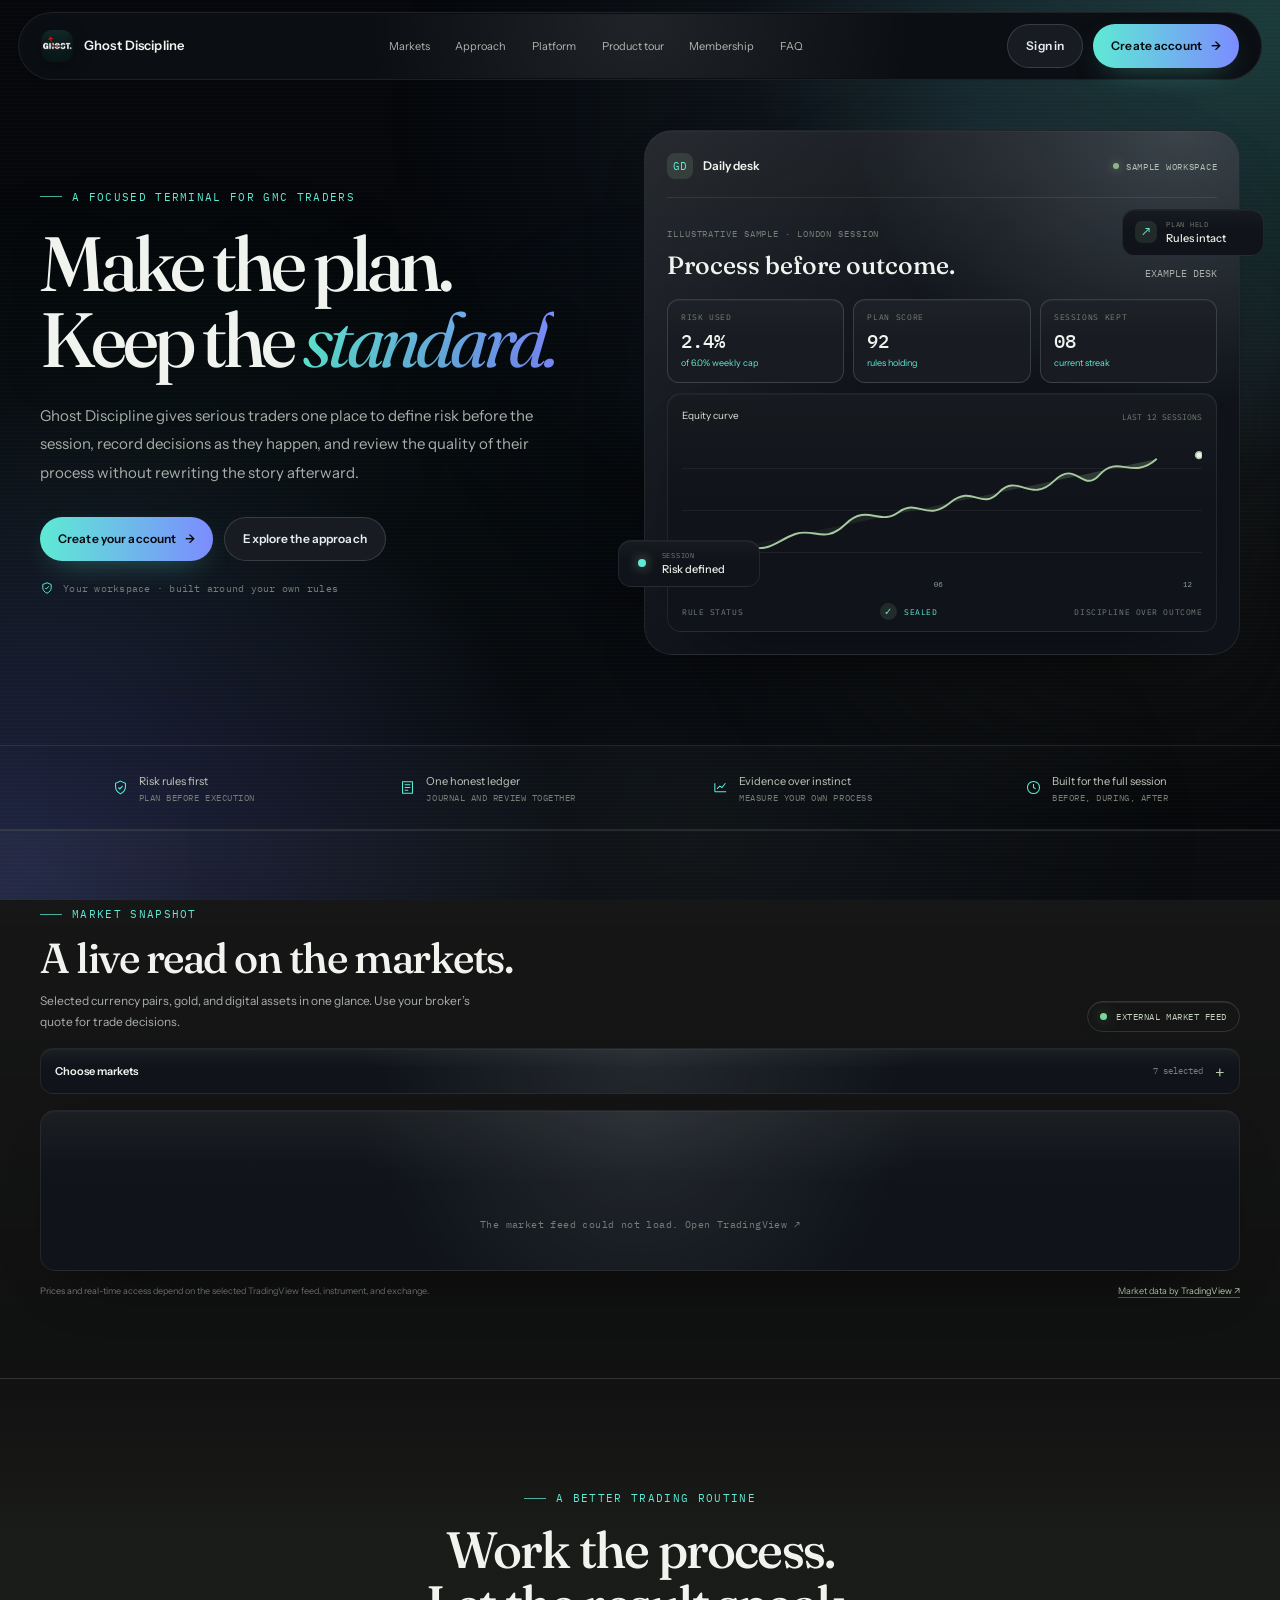
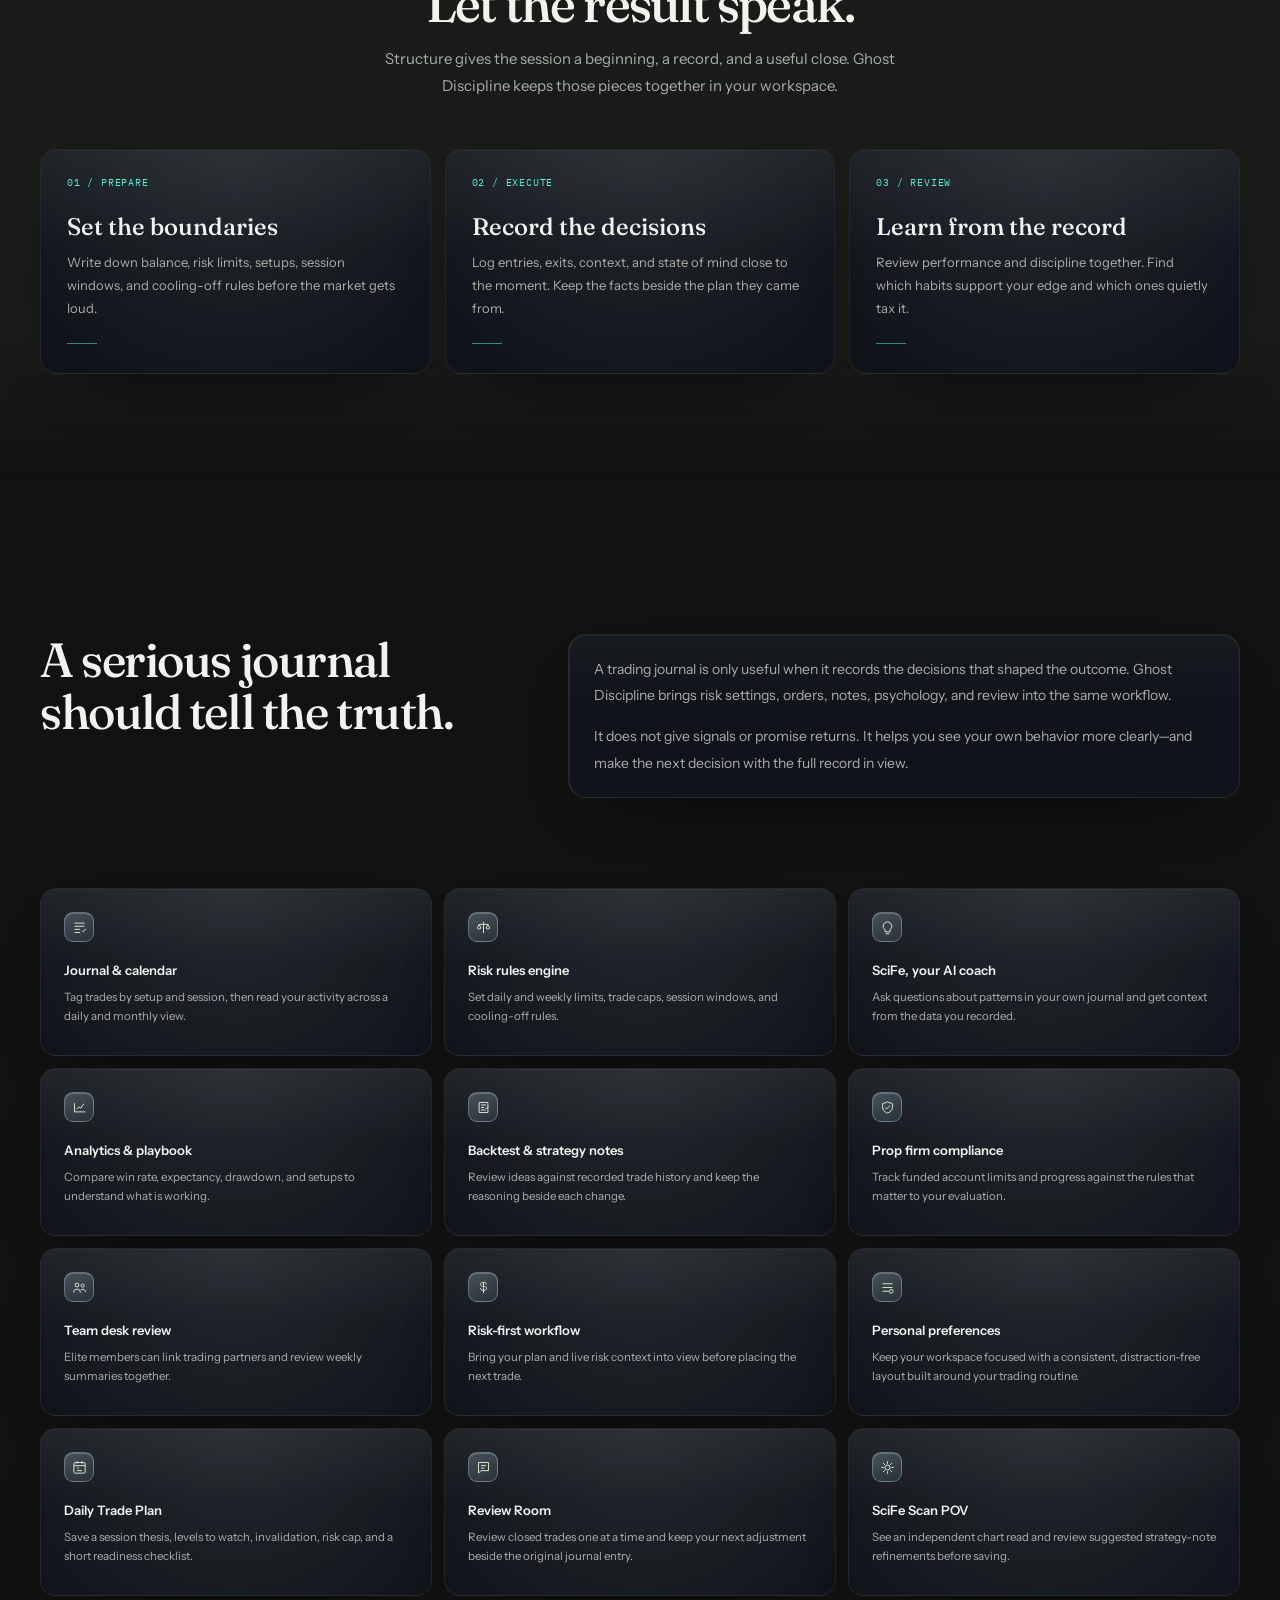
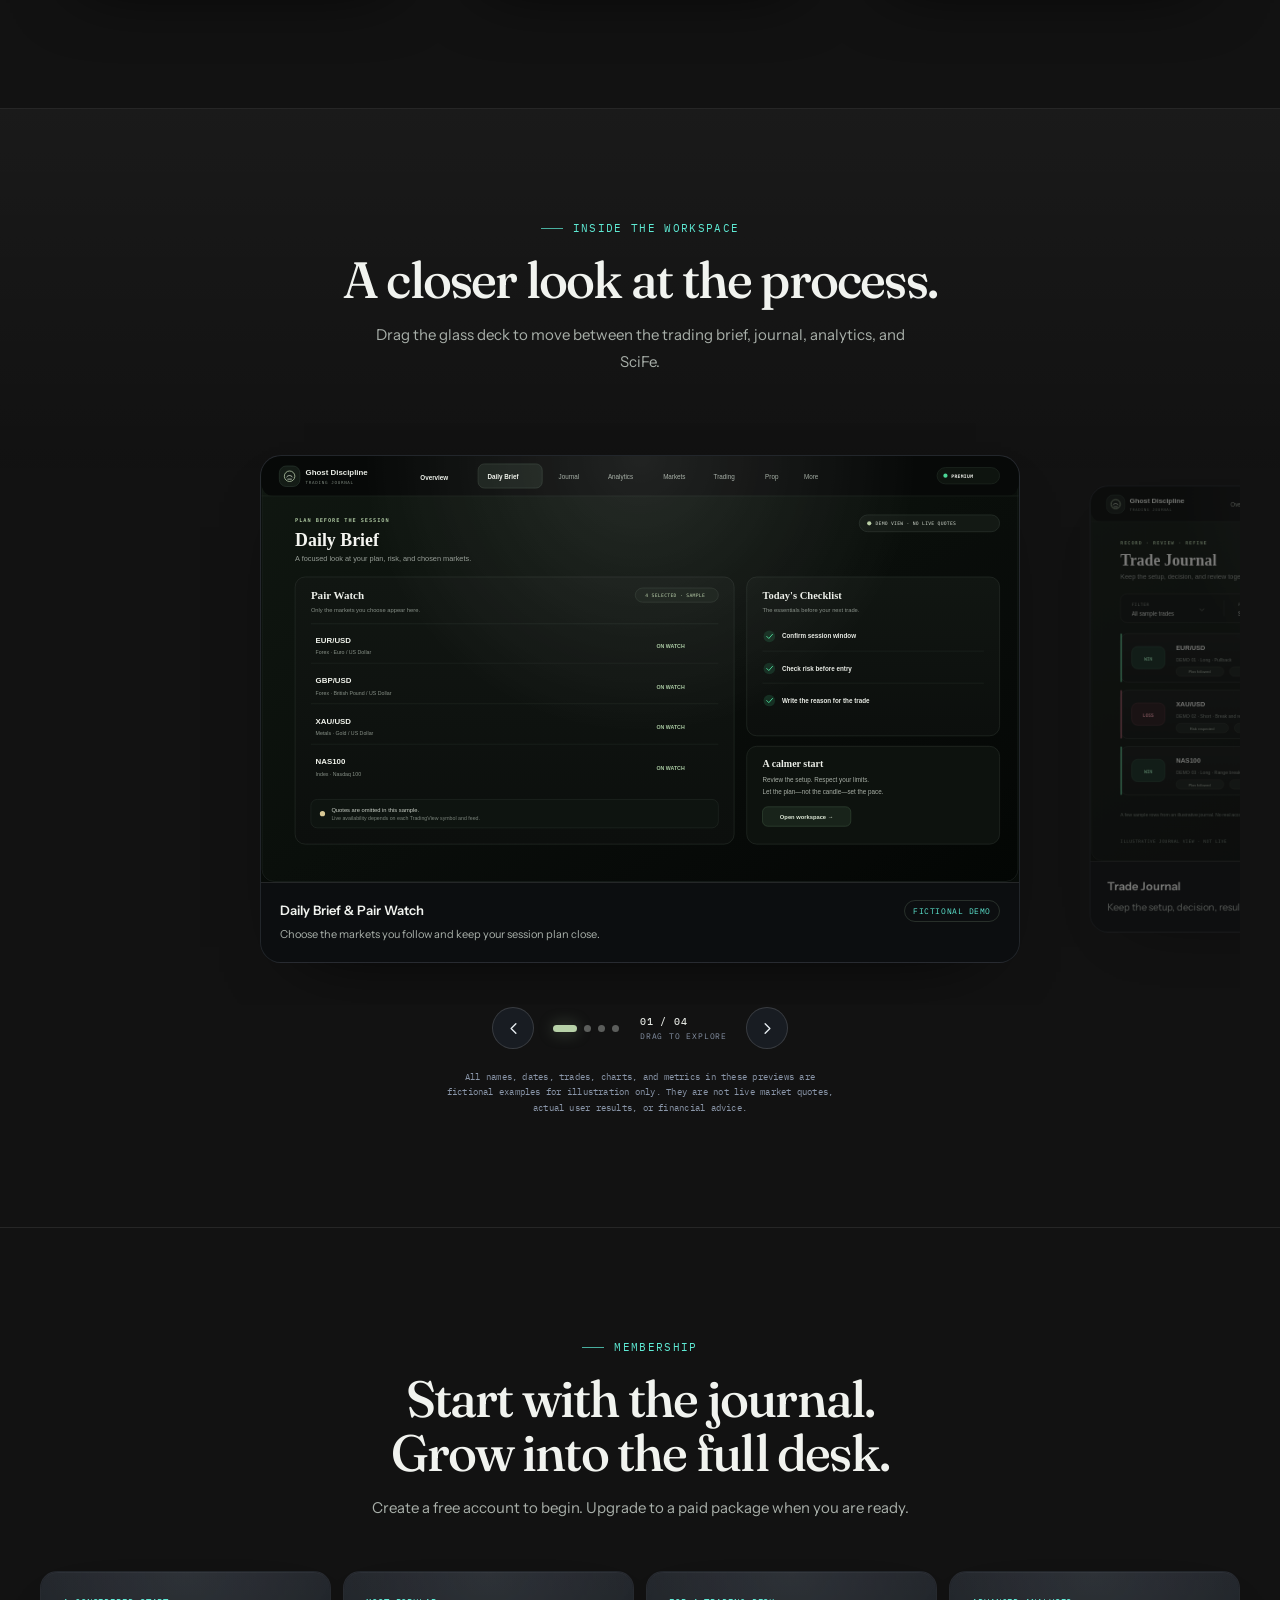
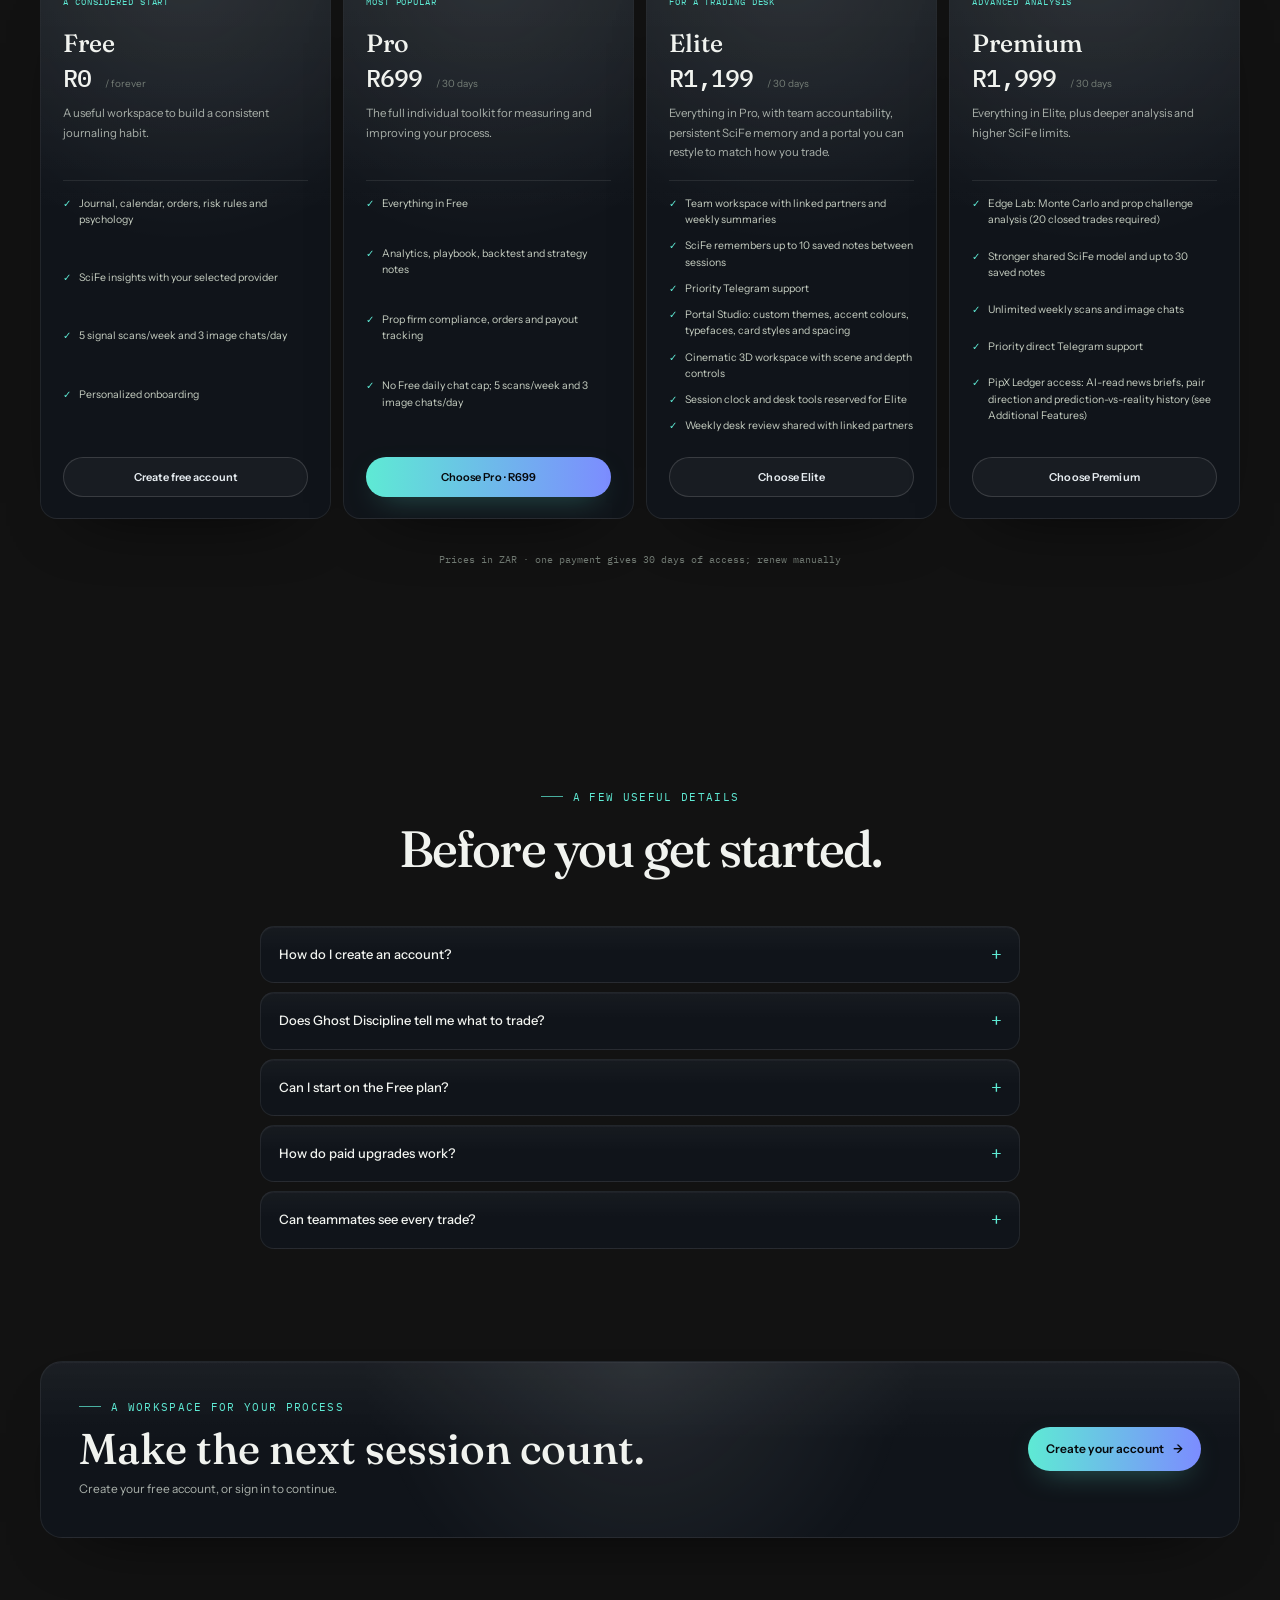
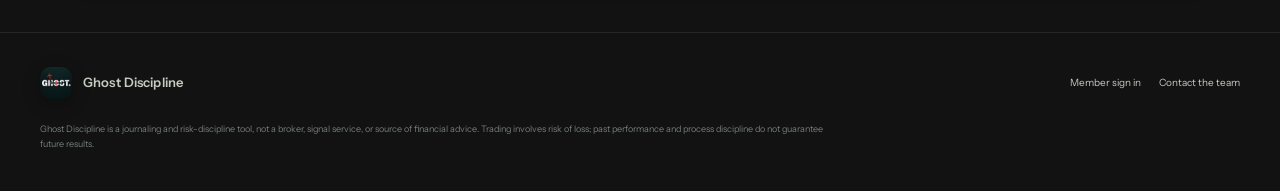
<file: landing.html>
<!DOCTYPE html>
<html lang="en">
<head>
<meta charset="UTF-8">
<meta http-equiv="refresh" content="0; url=home">
<script>window.location.replace(location.protocol==='https:'?'home':'index.html');</script>
<title>Ghost Discipline</title>
</head>
<body>
<!-- landing.html has moved to home so the marketing page is the
     site's default document. This stub only exists so old bookmarks or
     links to /landing.html still land somewhere useful. -->
<p>Redirecting to <a href="home">Ghost Discipline</a>…</p>
</body>
</html>
</file>
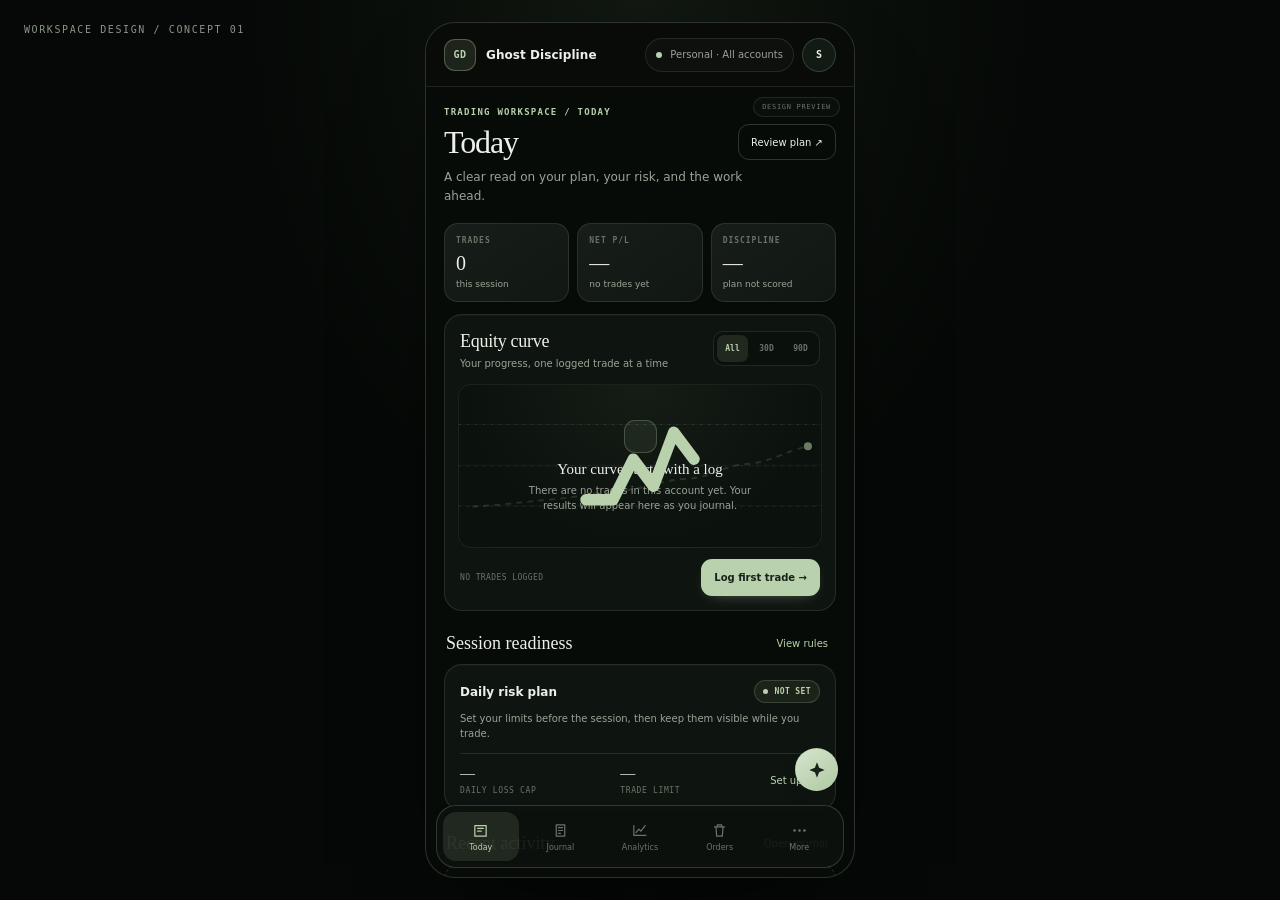
<file: workspace-preview.html>
<!doctype html>
<html lang="en">
<head>
<meta charset="utf-8">
<meta name="viewport" content="width=device-width, initial-scale=1, viewport-fit=cover">
<title>Ghost Discipline — Workspace design concept</title>
<style>
:root{
  color-scheme:dark;
  --bg:#070b08;--panel:#0e1510;--panel-2:#121a14;--panel-3:#17211a;
  --line:rgba(222,235,221,.11);--line-strong:rgba(222,235,221,.18);
  --text:#edf0e8;--muted:#9aa396;--dim:#697466;
  --sage:#b9d1ac;--sage-soft:rgba(185,209,172,.12);--sage-ink:#172319;
  --gold:#c8ad7a;--red:#ce8276;
  --serif:Georgia,"Times New Roman",serif;
  --sans:Inter,"Segoe UI",system-ui,sans-serif;
  --mono:"SFMono-Regular",Consolas,monospace;
  --radius:18px;
}
*{box-sizing:border-box}
html,body{margin:0;min-height:100%;background:var(--bg);color:var(--text);font-family:var(--sans);-webkit-font-smoothing:antialiased}
body{display:grid;place-items:center;padding:22px;background:
 radial-gradient(ellipse at 50% 0%,rgba(110,139,99,.12),transparent 44%),
 #050806}
button{font:inherit}
.preview-label{position:fixed;left:24px;top:24px;color:#899586;font:10px var(--mono);letter-spacing:.16em;text-transform:uppercase}
.device{position:relative;width:min(100%,430px);height:min(930px,calc(100dvh - 44px));min-height:660px;border:1px solid rgba(228,238,226,.17);border-radius:30px;overflow:hidden;background:var(--bg);box-shadow:0 36px 100px -48px rgba(0,0,0,.94),inset 0 1px rgba(255,255,255,.06);display:flex;flex-direction:column}
.topbar{height:64px;flex:0 0 64px;display:flex;align-items:center;justify-content:space-between;padding:0 18px;border-bottom:1px solid var(--line);background:rgba(8,12,9,.88)}
.brand{display:flex;align-items:center;gap:10px}
.brand-mark{width:32px;height:32px;display:grid;place-items:center;border:1px solid color-mix(in srgb,var(--sage) 34%,transparent);border-radius:11px;background:var(--sage-soft);color:var(--sage);font:600 10px var(--mono);letter-spacing:.04em}
.brand-name{font:600 12px var(--sans);letter-spacing:.005em}
.top-actions{display:flex;align-items:center;gap:8px}
.account-pill{height:34px;display:flex;align-items:center;gap:8px;padding:0 10px;border:1px solid var(--line);border-radius:999px;background:rgba(255,255,255,.025);color:var(--muted);font-size:10px}
.account-dot{width:6px;height:6px;border-radius:50%;background:var(--sage)}
.avatar{width:34px;height:34px;display:grid;place-items:center;border:1px solid var(--line-strong);border-radius:50%;background:var(--panel-2);color:var(--text);font:600 10px var(--mono)}
.scroll-area{flex:1;min-height:0;overflow:auto;padding:20px 18px 118px;scrollbar-width:thin;scrollbar-color:#334034 transparent}
.eyebrow{color:var(--sage);font:600 9px var(--mono);letter-spacing:.14em;text-transform:uppercase}
.page-head{margin:0 0 17px}
.page-head-row{display:flex;justify-content:space-between;align-items:flex-end;gap:12px;margin-top:7px}
h1{margin:0;font:500 32px/1.05 var(--serif);letter-spacing:-.035em}
.page-copy{margin:8px 0 0;color:var(--muted);font-size:12px;line-height:1.55;max-width:310px}
.quiet-action{height:36px;padding:0 12px;border:1px solid var(--line-strong);border-radius:11px;background:transparent;color:var(--text);font-size:10px;white-space:nowrap}
.quiet-action:hover{border-color:color-mix(in srgb,var(--sage) 42%,var(--line));background:var(--sage-soft)}
.stats{display:grid;grid-template-columns:repeat(3,minmax(0,1fr));gap:8px;margin:18px 0 12px}
.stat{min-width:0;padding:12px 11px;border:1px solid var(--line);border-radius:14px;background:linear-gradient(145deg,rgba(255,255,255,.035),rgba(255,255,255,.012)),var(--panel)}
.stat-label{display:block;color:var(--dim);font:600 8px var(--mono);letter-spacing:.12em;text-transform:uppercase;white-space:nowrap}
.stat-value{display:block;margin-top:8px;color:var(--text);font:500 20px/1 var(--serif);font-variant-numeric:tabular-nums}
.stat-note{display:block;margin-top:6px;color:var(--muted);font-size:9px;white-space:nowrap}
.card{border:1px solid var(--line);border-radius:var(--radius);background:var(--panel);box-shadow:inset 0 1px rgba(255,255,255,.025)}
.card-head{display:flex;align-items:flex-start;justify-content:space-between;gap:10px;padding:16px 15px 0}
.card-title{margin:0;font:500 18px/1.15 var(--serif);letter-spacing:-.015em}
.card-sub{margin:5px 0 0;color:var(--muted);font-size:10px;line-height:1.45}
.range-group{display:flex;gap:3px;padding:3px;border:1px solid var(--line);border-radius:10px;background:#0a100c}
.range{height:27px;min-width:31px;padding:0 7px;border:0;border-radius:7px;background:transparent;color:var(--dim);font:600 8px var(--mono)}
.range[aria-pressed="true"]{background:var(--sage-soft);color:var(--sage)}
.equity-card{overflow:hidden}
.plot{position:relative;height:164px;margin:13px 13px 0;border:1px solid rgba(224,237,222,.075);border-radius:13px;overflow:hidden;background:
 linear-gradient(to bottom,transparent 24%,rgba(212,229,210,.055) 24.5%,transparent 25%),
 linear-gradient(to bottom,transparent 49%,rgba(212,229,210,.055) 49.5%,transparent 50%),
 linear-gradient(to bottom,transparent 74%,rgba(212,229,210,.055) 74.5%,transparent 75%),
 radial-gradient(ellipse at 50% 0%,rgba(149,186,134,.07),transparent 70%),#0b110d}
.plot svg{position:absolute;inset:0;width:100%;height:100%}
.plot-grid line{stroke:rgba(223,235,219,.11);stroke-width:1;stroke-dasharray:2 6}
.ghost-line{fill:none;stroke:rgba(185,209,172,.32);stroke-width:2;stroke-dasharray:4 7;stroke-linecap:round}
.empty-overlay{position:absolute;inset:0;display:grid;place-items:center;text-align:center;padding:12px}
.empty-content{display:grid;justify-items:center;max-width:250px}
.empty-mark{width:33px;height:33px;display:grid;place-items:center;margin-bottom:8px;border:1px solid rgba(185,209,172,.25);border-radius:11px;background:rgba(185,209,172,.08);color:var(--sage)}
.empty-title{font:500 15px var(--serif)}
.empty-copy{margin:5px 0 0;color:var(--muted);font-size:10px;line-height:1.5}
.card-foot{display:flex;align-items:center;justify-content:space-between;gap:10px;padding:11px 15px 14px}
.footnote{color:var(--dim);font:8px var(--mono);letter-spacing:.05em}
.primary{min-height:37px;padding:0 13px;border:0;border-radius:11px;background:var(--sage);color:var(--sage-ink);font-size:10px;font-weight:700;box-shadow:0 5px 16px -10px rgba(185,209,172,.7)}
.primary:hover{filter:brightness(1.06)}
.section-row{display:flex;align-items:center;justify-content:space-between;margin:22px 2px 10px}
.section-title{margin:0;font:500 18px var(--serif)}
.text-link{border:0;background:none;color:var(--sage);font-size:10px}
.rule-card{padding:15px}
.rule-top{display:flex;justify-content:space-between;align-items:center;gap:8px}
.rule-name{font-size:12px;font-weight:600}
.status{display:inline-flex;align-items:center;gap:6px;padding:6px 8px;border:1px solid rgba(185,209,172,.2);border-radius:999px;background:rgba(185,209,172,.07);color:var(--sage);font:600 8px var(--mono);letter-spacing:.05em;text-transform:uppercase}
.status i{width:5px;height:5px;border-radius:50%;background:currentColor}
.rule-copy{margin:8px 0 12px;color:var(--muted);font-size:10px;line-height:1.5}
.rule-bottom{display:flex;align-items:center;justify-content:space-between;border-top:1px solid var(--line);padding-top:11px}
.rule-stat{display:grid;gap:4px}
.rule-stat b{font:500 15px var(--serif)}
.rule-stat span{color:var(--dim);font:8px var(--mono);letter-spacing:.08em;text-transform:uppercase}
.pages{display:none}
.pages.active{display:block}
.empty-list{display:grid;justify-items:center;padding:34px 20px;border:1px dashed var(--line-strong);border-radius:15px;text-align:center;background:rgba(255,255,255,.012)}
.empty-list .empty-mark{width:40px;height:40px;margin-bottom:12px}
.empty-list h2{margin:0;font:500 18px var(--serif)}
.empty-list p{max-width:255px;margin:7px 0 14px;color:var(--muted);font-size:11px;line-height:1.55}
.filter-row{display:flex;gap:7px;margin:16px 0 12px;overflow:auto;padding-bottom:2px}
.filter-chip{height:32px;padding:0 11px;border:1px solid var(--line);border-radius:999px;background:transparent;color:var(--muted);font-size:10px;white-space:nowrap}
.filter-chip.selected{border-color:rgba(185,209,172,.28);background:var(--sage-soft);color:var(--sage)}
.analytics-grid{display:grid;grid-template-columns:1fr 1fr;gap:8px;margin:13px 0}
.analytics-stat{padding:14px;border:1px solid var(--line);border-radius:14px;background:var(--panel)}
.analytics-stat span{display:block;color:var(--dim);font:600 8px var(--mono);letter-spacing:.1em;text-transform:uppercase}
.analytics-stat b{display:block;margin-top:8px;font:500 22px var(--serif)}
.menu-list{display:grid;gap:7px;margin-top:18px}
.menu-item{width:100%;display:flex;align-items:center;justify-content:space-between;padding:14px;border:1px solid var(--line);border-radius:13px;background:var(--panel);color:var(--text);text-align:left;font-size:11px}
.menu-item span:last-child{color:var(--dim);font-size:17px}
.assistant{position:absolute;right:16px;bottom:86px;width:43px;height:43px;display:grid;place-items:center;border:1px solid rgba(185,209,172,.35);border-radius:50%;background:linear-gradient(145deg,#d7e5ce,#afc9a2);color:#172319;box-shadow:0 12px 30px -18px #000}
.bottom-nav{position:absolute;z-index:5;left:10px;right:10px;bottom:9px;display:grid;grid-template-columns:repeat(5,1fr);gap:4px;padding:6px 6px calc(6px + env(safe-area-inset-bottom));border:1px solid var(--line-strong);border-radius:20px;background:rgba(12,17,13,.94);box-shadow:0 13px 36px -25px #000}
.nav-item{min-width:0;min-height:49px;display:grid;place-items:center;align-content:center;gap:4px;border:0;border-radius:13px;background:transparent;color:var(--dim);font-size:8px}
.nav-item svg{width:17px;height:17px;stroke:currentColor;stroke-width:1.7;fill:none;stroke-linecap:round;stroke-linejoin:round}
.nav-item[aria-current="page"]{background:var(--sage-soft);color:var(--sage)}
.nav-item span{white-space:nowrap}
.toast{position:absolute;left:50%;bottom:151px;transform:translateX(-50%);padding:9px 12px;border:1px solid var(--line-strong);border-radius:999px;background:#17211a;color:var(--text);font-size:10px;opacity:0;pointer-events:none;transition:opacity .18s ease}
.toast.show{opacity:1}
.preview-note{position:absolute;z-index:6;right:14px;top:74px;padding:5px 8px;border:1px solid var(--line);border-radius:999px;background:rgba(12,17,13,.8);color:var(--dim);font:7px var(--mono);letter-spacing:.1em;text-transform:uppercase}
@media(max-width:480px){
 body{display:block;padding:0;background:var(--bg)}
 .preview-label{display:none}
 .device{width:100%;height:100dvh;min-height:0;border:0;border-radius:0;box-shadow:none}
 .topbar{padding-inline:16px}
 .scroll-area{padding:18px 15px 118px}
}
@media(max-height:720px) and (min-width:481px){.device{height:calc(100dvh - 28px);min-height:0}}
</style>
</head>
<body>
<div class="preview-label">WORKSPACE DESIGN / CONCEPT 01</div>
<div class="device" id="device">
<header class="topbar">
  <div class="brand"><div class="brand-mark">GD</div><div class="brand-name">Ghost Discipline</div></div>
  <div class="top-actions"><div class="account-pill"><i class="account-dot"></i> Personal · All accounts</div><div class="avatar" aria-label="Profile">S</div></div>
</header>
<div class="preview-note">Design preview</div>
<main class="scroll-area">
  <section class="pages active" data-page="today">
    <div class="page-head">
      <div class="eyebrow">Trading workspace / Today</div>
      <div class="page-head-row"><h1>Today</h1><button class="quiet-action">Review plan <span aria-hidden="true">↗</span></button></div>
      <p class="page-copy">A clear read on your plan, your risk, and the work ahead.</p>
    </div>
    <div class="stats">
      <div class="stat"><span class="stat-label">Trades</span><b class="stat-value">0</b><span class="stat-note">this session</span></div>
      <div class="stat"><span class="stat-label">Net P/L</span><b class="stat-value">—</b><span class="stat-note">no trades yet</span></div>
      <div class="stat"><span class="stat-label">Discipline</span><b class="stat-value">—</b><span class="stat-note">plan not scored</span></div>
    </div>
    <section class="card equity-card">
      <div class="card-head"><div><h2 class="card-title">Equity curve</h2><p class="card-sub">Your progress, one logged trade at a time</p></div>
        <div class="range-group" role="group" aria-label="Equity curve range"><button class="range" aria-pressed="true">All</button><button class="range" aria-pressed="false">30D</button><button class="range" aria-pressed="false">90D</button></div>
      </div>
      <div class="plot" aria-label="Equity curve empty state">
        <svg viewBox="0 0 360 164" preserveAspectRatio="none" aria-hidden="true">
          <g class="plot-grid"><line x1="0" y1="40" x2="360" y2="40"/><line x1="0" y1="82" x2="360" y2="82"/><line x1="0" y1="123" x2="360" y2="123"/></g>
          <path class="ghost-line" d="M14 123 C52 121 63 118 91 116 S134 108 159 107 S201 96 226 95 S265 81 286 80 S328 66 347 62" opacity=".45"/>
          <circle cx="347" cy="62" r="4" fill="#b9d1ac" opacity=".55"/>
        </svg>
        <div class="empty-overlay"><div class="empty-content">
          <div class="empty-mark" aria-hidden="true"><svg width="17" height="17" viewBox="0 0 24 24"><path d="M4 17h4l3-6 3 4 3-8 3 4" fill="none" stroke="currentColor" stroke-width="1.7" stroke-linecap="round" stroke-linejoin="round"/></svg></div>
          <div class="empty-title">Your curve starts with a log</div><p class="empty-copy">There are no trades in this account yet. Your results will appear here as you journal.</p>
        </div></div>
      </div>
      <div class="card-foot"><span class="footnote">NO TRADES LOGGED</span><button class="primary" data-go="journal">Log first trade <span aria-hidden="true">→</span></button></div>
    </section>
    <div class="section-row"><h2 class="section-title">Session readiness</h2><button class="text-link" data-go="more">View rules</button></div>
    <section class="card rule-card">
      <div class="rule-top"><div class="rule-name">Daily risk plan</div><span class="status"><i></i>Not set</span></div>
      <p class="rule-copy">Set your limits before the session, then keep them visible while you trade.</p>
      <div class="rule-bottom"><div class="rule-stat"><b>—</b><span>Daily loss cap</span></div><div class="rule-stat"><b>—</b><span>Trade limit</span></div><button class="text-link" data-go="more">Set up →</button></div>
    </section>
    <div class="section-row"><h2 class="section-title">Recent activity</h2><button class="text-link" data-go="journal">Open journal</button></div>
    <div class="empty-list"><div class="empty-mark" aria-hidden="true"><svg width="18" height="18" viewBox="0 0 24 24"><path d="M5 4h10l4 4v12H5zM15 4v5h4M8 13h8M8 16h5" fill="none" stroke="currentColor" stroke-width="1.6" stroke-linecap="round" stroke-linejoin="round"/></svg></div><h2>A clean start</h2><p>When you log a trade, it will appear here beside the decisions that shaped it.</p><button class="text-link" data-go="journal">Go to journal →</button></div>
  </section>

  <section class="pages" data-page="journal">
    <div class="page-head"><div class="eyebrow">Record / Review</div><div class="page-head-row"><h1>Journal</h1><button class="primary" data-preview-action>+ New trade</button></div><p class="page-copy">Keep the setup, decision, and outcome in one honest record.</p></div>
    <div class="filter-row" role="group" aria-label="Journal filters"><button class="filter-chip selected">All entries</button><button class="filter-chip">Needs review</button><button class="filter-chip">Favorites</button></div>
    <div class="empty-list" style="margin-top:18px"><div class="empty-mark" aria-hidden="true"><svg width="18" height="18" viewBox="0 0 24 24"><path d="M6 4h12v16H6zM9 8h6M9 12h6M9 16h3" fill="none" stroke="currentColor" stroke-width="1.6" stroke-linecap="round" stroke-linejoin="round"/></svg></div><h2>Your journal is ready</h2><p>Start with one trade. Add the context while it is still fresh, then review it when the session closes.</p><button class="primary" data-preview-action>Log a trade</button></div>
    <div class="section-row"><h2 class="section-title">A useful record includes</h2></div>
    <section class="card rule-card"><div class="rule-top"><div class="rule-name">Setup · execution · review</div><span class="status"><i></i>Three parts</span></div><p class="rule-copy">Capture why you entered, how you managed risk, and what you learned from the result.</p></section>
  </section>

  <section class="pages" data-page="analytics">
    <div class="page-head"><div class="eyebrow">Evidence / Performance</div><div class="page-head-row"><h1>Analytics</h1></div><p class="page-copy">Read your decisions and outcomes together. Patterns appear as the journal grows.</p></div>
    <div class="analytics-grid"><div class="analytics-stat"><span>Win rate</span><b>—</b><small class="card-sub">needs closed trades</small></div><div class="analytics-stat"><span>Expectancy</span><b>—</b><small class="card-sub">needs a sample</small></div><div class="analytics-stat"><span>Profit factor</span><b>—</b><small class="card-sub">needs wins and losses</small></div><div class="analytics-stat"><span>Max drawdown</span><b>—</b><small class="card-sub">builds from results</small></div></div>
    <section class="card equity-card"><div class="card-head"><div><h2 class="card-title">Performance over time</h2><p class="card-sub">A clear sample matters more than a single result.</p></div></div><div class="empty-list" style="margin:14px 13px 13px"><div class="empty-mark" aria-hidden="true"><svg width="18" height="18" viewBox="0 0 24 24"><path d="M4 18h16M6 15l4-5 3 3 5-7" fill="none" stroke="currentColor" stroke-width="1.6" stroke-linecap="round" stroke-linejoin="round"/></svg></div><h2>Insights will build from your record</h2><p>Log and review trades to see consistency, drawdown, and setup performance in context.</p><button class="text-link" data-go="journal">Open journal →</button></div></section>
    <div class="section-row"><h2 class="section-title">Start with the process</h2></div>
    <section class="card rule-card"><div class="rule-top"><div class="rule-name">Track the plan alongside P/L</div><span class="status"><i></i>Process first</span></div><p class="rule-copy">A useful review connects execution quality to the result, not just the final number.</p></section>
  </section>

  <section class="pages" data-page="orders">
    <div class="page-head"><div class="eyebrow">Execution / History</div><div class="page-head-row"><h1>Orders</h1></div><p class="page-copy">Review orders alongside the rules and notes that informed them.</p></div>
    <div class="filter-row" role="group" aria-label="Order filters"><button class="filter-chip selected">Recent</button><button class="filter-chip">Open</button><button class="filter-chip">Closed</button></div>
    <div class="empty-list" style="margin-top:18px"><div class="empty-mark" aria-hidden="true"><svg width="18" height="18" viewBox="0 0 24 24"><path d="M5 7h14M7 7l1 13h8l1-13M9 7V4h6v3" fill="none" stroke="currentColor" stroke-width="1.6" stroke-linecap="round" stroke-linejoin="round"/></svg></div><h2>No orders recorded</h2><p>Orders you log will be organized here with the account, session, and trade context.</p></div>
  </section>

  <section class="pages" data-page="more">
    <div class="page-head"><div class="eyebrow">Workspace / Preferences</div><div class="page-head-row"><h1>More</h1></div><p class="page-copy">Keep your tools and rules close at hand.</p></div>
    <div class="menu-list"><button class="menu-item"><span>Daily trade plan</span><span>›</span></button><button class="menu-item"><span>Risk rules</span><span>›</span></button><button class="menu-item"><span>Strategy playbook</span><span>›</span></button><button class="menu-item"><span>Calendar</span><span>›</span></button><button class="menu-item"><span>Profile &amp; preferences</span><span>›</span></button></div>
    <div class="section-row"><h2 class="section-title">Your process, your rules</h2></div>
    <section class="card rule-card"><div class="rule-top"><div class="rule-name">Make the next session count.</div><span class="status"><i></i>Ready when you are</span></div><p class="rule-copy">A calm workspace should make the important choice obvious and keep the rest out of your way.</p></section>
  </section>
</main>
<button class="assistant" aria-label="Open SciFe preview"><svg width="20" height="20" viewBox="0 0 24 24" fill="currentColor" aria-hidden="true"><path d="M12 2.8 14.55 9.4 21.2 12l-6.65 2.55L12 21.2 9.45 14.55 2.8 12 9.45 9.4z"/></svg></button>
<nav class="bottom-nav" aria-label="Workspace pages">
  <button class="nav-item" data-nav="today" aria-current="page"><svg viewBox="0 0 24 24"><path d="M4 5h16v15H4zM8 9h8M8 13h5"/></svg><span>Today</span></button>
  <button class="nav-item" data-nav="journal"><svg viewBox="0 0 24 24"><path d="M6 4h12v16H6zM9 8h6M9 12h6M9 16h3"/></svg><span>Journal</span></button>
  <button class="nav-item" data-nav="analytics"><svg viewBox="0 0 24 24"><path d="M4 19V5M4 19h17M7 15l4-5 3 3 6-8"/></svg><span>Analytics</span></button>
  <button class="nav-item" data-nav="orders"><svg viewBox="0 0 24 24"><path d="M5 7h14M7 7l1 13h8l1-13M9 7V4h6v3"/></svg><span>Orders</span></button>
  <button class="nav-item" data-nav="more"><svg viewBox="0 0 24 24"><circle cx="5" cy="12" r="1"/><circle cx="12" cy="12" r="1"/><circle cx="19" cy="12" r="1"/></svg><span>More</span></button>
</nav>
<div class="toast" id="toast" role="status" aria-live="polite"></div>
</div>
<script>
(function(){
  var pages=document.querySelectorAll('.pages'),nav=document.querySelectorAll('[data-nav]'),toast=document.getElementById('toast'),timer;
  function showPage(name){
    pages.forEach(function(page){page.classList.toggle('active',page.dataset.page===name);});
    nav.forEach(function(button){if(button.dataset.nav===name)button.setAttribute('aria-current','page');else button.removeAttribute('aria-current');});
    document.querySelector('.scroll-area').scrollTop=0;
  }
  nav.forEach(function(button){button.addEventListener('click',function(){showPage(button.dataset.nav);});});
  document.querySelectorAll('[data-go]').forEach(function(button){button.addEventListener('click',function(){showPage(button.dataset.go);});});
  document.querySelectorAll('.range').forEach(function(button){button.addEventListener('click',function(){document.querySelectorAll('.range').forEach(function(b){b.setAttribute('aria-pressed',String(b===button));});});});
  document.querySelectorAll('.filter-chip').forEach(function(button){button.addEventListener('click',function(){var parent=button.parentElement;parent.querySelectorAll('.filter-chip').forEach(function(b){b.classList.toggle('selected',b===button);});});});
  document.querySelectorAll('[data-preview-action]').forEach(function(button){button.addEventListener('click',function(){toast.textContent='Design preview only · no journal data is saved';toast.classList.add('show');clearTimeout(timer);timer=setTimeout(function(){toast.classList.remove('show');},2100);});});
})();
</script>
</body>
</html>
</file>
<file: gd-portal-theme.css>
/* Ghost Discipline — shared portal theme.
   Default look: near-black base + teal glow (top-right) + indigo glow (bottom-left), INK surfaces (solid, matte, no blur).
   3D workspace is opt-in (Elite and up) and only adds html[data-gd3d="on"] rules at the bottom.
   Loaded by index, app, scife, welcome and admin. Safe to remove: delete the <link> and <script> tags. */
:root{--gdx-teal:94,234,212;--gdx-indigo:124,140,255;
  --ink-bg:#05070a;--ink-rgb:11,14,19;--ink-a:1;--ink-card-rgb:16,20,26;--ink-tile-rgb:24,28,34;
  --ink-line:rgba(255,255,255,.075);--ink-line-hi:rgba(255,255,255,.14)}

/* ---------- Background (matches the reference frame) ---------- */
#gdxBg{position:fixed;inset:0;z-index:-2;overflow:hidden;pointer-events:none;contain:strict;background-color:var(--ink-bg);
  background-image:
    radial-gradient(120% 120% at 50% 50%,transparent 55%,rgba(0,0,0,.65)),
    repeating-linear-gradient(0deg,rgba(255,255,255,.013) 0 1px,transparent 1px 4px),
    radial-gradient(60vmax 52vmax at 100% 0%,rgba(var(--gdx-teal),.22),transparent 70%),
    radial-gradient(64vmax 56vmax at 0% 100%,rgba(var(--gdx-indigo),.25),transparent 70%)}
#gdxBg i{display:none}
/* the old drifting starfield is part of the 3D feature now, never shown by default */
.space-field{display:none!important}
html[data-gdx]:not([data-theme="light"]),html[data-gdx]:not([data-theme="light"]) body{background:transparent!important}
html[data-gdx]:not([data-theme="light"]) #authScreen{background:transparent!important}
html[data-gdx]:not([data-theme="light"]) :is(.auth-video-vignette,.auth-vignette,.auth-video){opacity:0!important}
html[data-gdx]:not([data-theme="light"]) :is(.bg-video,.bg-video-tint,[class*="bg-video"]){opacity:0!important}

/* ---------- Ink, not glass: no blur anywhere in dark themes ---------- */
html:not([data-theme="light"]) *,html:not([data-theme="light"]) *::before,html:not([data-theme="light"]) *::after{-webkit-backdrop-filter:none!important;backdrop-filter:none!important}

/* ink pages / cards / modals / menus */
html:not([data-theme="light"]) :is(.card,.auth-card,.package-card,.eq-dark-card,.quick-scife-modal,.onboarding-modal,.sneak-peek-modal,.pf-archive-card,.gd-load-data-card,.gate-card,.journey-rank-panel,.hero-stat,.empty-state,.team-card-row,.sneak-peek-chart-card,.overview-filter-menu,.desktop-nav-menu,.pe-card,.eq-stat,.rc-stat,.remember-box,.watch-custom-box,.sig-card,.provider-card,.sig-console-card,.sig-result-card,.sig-error-card,.prompt-card,.settings-pane,.chart-lightbox-modal,.method-card,.feature,.plan,.modal,.visual,.visual-stat,.visual-chart,.visual-float,.preview-card,.invite-cta,.pro-offer-banner,.market-embed,.market-watch-config,.market-watch-group,.faq details,.statement-copy){
  background-color:rgba(var(--ink-card-rgb),var(--ink-a))!important;
  background-image:linear-gradient(180deg,rgba(255,255,255,.028),transparent 46%)!important;
  border-color:var(--ink-line)!important;
  box-shadow:inset 0 1px rgba(255,255,255,.035),0 28px 70px -44px rgba(0,0,0,.95)!important}
/* inner tiles sit one step lighter, like the stat tiles in the reference */
html:not([data-theme="light"]) :is(.pe-tile,.hero-stat .tile,.eq-stat,.rc-stat,.visual-stat){
  background-color:rgba(var(--ink-tile-rgb),var(--ink-a))!important;border-color:var(--ink-line-hi)!important}
/* ink chrome: top bars, sidebar, tab bar */
html:not([data-theme="light"]) :is(.desktop-nav,.mobile-topbar,.sidebar,.tab-bar,.nav,.plan-badge,.plan-badge-mobile,#app>.topbar,.topbar,.composer-row,.chat-wrap){
  background-color:rgba(var(--ink-rgb),var(--ink-a))!important;background-image:none!important;border-color:var(--ink-line)!important;box-shadow:none!important}

/* ---------- Ink buttons ---------- */
html:not([data-theme="light"]) :is(.btn-ghost,.btn-quiet,.icon-btn,.tab-btn,.side-navbtn,.auth-social-btn,.side-reset-btn,.card-expand-btn,.ai-refresh-btn,.mic-btn,.quick-chip,.sig-copy-btn,.sig-overlay-toggle,.preview-carousel-arrow,.desktop-nav-link,.desktop-nav-trigger):not(.active):not(.on):not([aria-selected="true"]){
  background-color:rgba(var(--ink-tile-rgb),1)!important;background-image:none!important;border:1px solid var(--ink-line-hi)!important;box-shadow:none!important;color:#e6ecf0}
html:not([data-theme="light"]) :is(.btn-ghost,.btn-quiet,.icon-btn,.tab-btn,.quick-chip,.sig-copy-btn,.desktop-nav-link):not(.active):not(.on):hover{border-color:rgba(var(--gdx-teal),.45)!important}
html:not([data-theme="light"]) :is(.tab-btn,.side-navbtn,.quick-chip,.desktop-nav-link).active,
html:not([data-theme="light"]) :is(.tab-btn,.side-navbtn,.quick-chip).on,
html:not([data-theme="light"]) :is(.tab-btn,.side-navbtn)[aria-selected="true"]{
  background-color:rgba(var(--gdx-teal),.10)!important;background-image:none!important;border:1px solid rgba(var(--gdx-teal),.45)!important;box-shadow:none!important}
/* primary = the teal→indigo pill from the reference, flat, dark ink label */
html:not([data-theme="light"]) :is(.btn-primary,.send-btn,.boot-enter-btn,button[type="submit"].btn){
  background:linear-gradient(90deg,rgb(var(--gdx-teal)),rgb(var(--gdx-indigo)))!important;color:#06080c!important;border:0!important;
  box-shadow:0 10px 30px -14px rgba(var(--gdx-teal),.55)!important;text-shadow:none!important}
:is(.btn-primary,.btn-gold,.btn){text-shadow:none}
.btn-primary::before,.btn-gold::before{display:none!important}
html:not([data-theme="light"]) .btn-gold{box-shadow:none!important}
html:not([data-theme="light"]) :is(input:not([type=checkbox]):not([type=radio]):not([type=range]),select,textarea){
  background-color:rgb(var(--ink-card-rgb))!important;border-color:var(--ink-line-hi)!important;box-shadow:none!important}
html:not([data-theme="light"]) input:focus,html:not([data-theme="light"]) select:focus,html:not([data-theme="light"]) textarea:focus{border-color:rgba(var(--gdx-teal),.6)!important;outline:none}

@media (max-width:720px){:root{--ink-a:1}}

/* ============ Elite Portal view ============ */
.ep-grid{display:grid;grid-template-columns:repeat(auto-fit,minmax(300px,1fr));gap:18px}
.ep-card{padding:24px!important}
.ep-card h3{margin:0 0 4px;font-size:16px;font-weight:600;letter-spacing:-.01em}
.ep-card .ep-sub{font-size:12.5px;opacity:.7;margin:0 0 16px;line-height:1.5}
.ep-row{display:flex;align-items:center;justify-content:space-between;gap:14px;padding:12px 0;border-top:1px solid var(--ink-line)}
.ep-row:first-of-type{border-top:0}
.ep-row b{display:block;font-size:13.5px;font-weight:600}
.ep-row small{display:block;font-size:12px;opacity:.65;margin-top:2px}
.ep-kicker{font-size:10.5px;letter-spacing:.22em;text-transform:uppercase;color:rgb(var(--gdx-teal));margin-bottom:8px}
.ep-seg{display:inline-flex;border:1px solid var(--ink-line-hi);border-radius:999px;padding:3px;gap:2px;background:rgb(var(--ink-bg-rgb,5,7,10))}
.ep-seg button{border:0;background:transparent;color:inherit;font:inherit;font-size:12px;padding:6px 12px;border-radius:999px;cursor:pointer;opacity:.7}
.ep-seg button.on{background:rgba(var(--gdx-teal),.16);opacity:1;box-shadow:inset 0 0 0 1px rgba(var(--gdx-teal),.45)}
.ep-swatches{display:flex;gap:10px}
.ep-swatch{width:26px;height:26px;border-radius:50%;border:2px solid transparent;cursor:pointer;padding:0}
.ep-swatch.on{border-color:#fff}
.ep-pill{display:inline-block;font-size:10px;letter-spacing:.14em;text-transform:uppercase;padding:3px 8px;border-radius:999px;border:1px solid rgba(var(--gdx-teal),.4);color:rgb(var(--gdx-teal));margin-left:8px;vertical-align:middle}
.ep-clock{font-variant-numeric:tabular-nums;font-size:30px;font-weight:600;letter-spacing:-.02em;margin:2px 0 14px}
.ep-sess{display:grid;grid-template-columns:78px 1fr auto;align-items:center;gap:12px;padding:8px 0;font-size:13px}
.ep-bar{height:6px;border-radius:99px;background:rgba(255,255,255,.07);overflow:hidden}
.ep-bar i{display:block;height:100%;width:0;border-radius:99px;background:linear-gradient(90deg,rgb(var(--gdx-teal)),rgb(var(--gdx-indigo)));transition:width .6s}
.ep-sess .st{font-size:11px;letter-spacing:.1em;text-transform:uppercase;opacity:.6}
.ep-sess.open .st{color:rgb(var(--gdx-teal));opacity:1}
.ep-lock{text-align:center;padding:48px 20px}

/* ============ 3D workspace (Elite and up, opt-in) ============ */
#gd3dScene{position:fixed;inset:0;z-index:-1;width:100%;height:100%;display:block;pointer-events:none}
#gd3dIntro{position:fixed;inset:0;z-index:2147483000;background:#05070a;opacity:1;transition:opacity 2.6s cubic-bezier(.3,.6,.2,1),transform 2.6s cubic-bezier(.3,.6,.2,1),filter 2.6s ease}
#gd3dIntro.out{opacity:0;transform:scale(1.18);filter:blur(8px);pointer-events:none}
#gd3dIntro canvas{position:absolute;inset:0;width:100%;height:100%;display:block}
#gd3dHud{position:absolute;left:0;right:0;bottom:9vh;text-align:center;color:#e6ecf0;font-family:'Instrument Sans',system-ui,sans-serif;pointer-events:none;transition:opacity .6s}
#gd3dHud .k{font-size:11px;letter-spacing:.34em;text-transform:uppercase;color:rgb(var(--gdx-teal));opacity:.9}
#gd3dHud .m{font-size:clamp(18px,2.6vw,28px);font-weight:600;letter-spacing:-.01em;margin:10px 0 18px;min-height:1.3em}
#gd3dHud .p{width:min(420px,70vw);height:3px;margin:0 auto;border-radius:99px;background:rgba(255,255,255,.1);overflow:hidden}
#gd3dHud .p i{display:block;height:100%;width:0;background:linear-gradient(90deg,rgb(var(--gdx-teal)),rgb(var(--gdx-indigo)))}
#gd3dHud .t{margin-top:10px;font-size:11px;letter-spacing:.2em;opacity:.55;font-variant-numeric:tabular-nums}
#gd3dSkip{position:absolute;right:24px;bottom:24px;pointer-events:auto;background:#10141a;color:#e6ecf0;border:1px solid var(--ink-line-hi);border-radius:999px;padding:9px 16px;font:600 12px 'Instrument Sans',system-ui,sans-serif;letter-spacing:.06em;cursor:pointer;opacity:0;transition:opacity .5s}
#gd3dSkip.show{opacity:1}
html[data-gd3d="on"]{--ink-a:.9}
html[data-gd3d="on"] :is(.desktop-nav,.mobile-topbar,.sidebar,.tab-bar,.nav){--ink-a:.94}
@media (hover:hover) and (pointer:fine){
  html[data-gd3d="on"][data-gd-tilt] :is(.package-card,.hero-stat,.prompt-card,.provider-card,.sig-card,.pe-tile,.eq-dark-card,.pf-archive-card,.method-card,.feature,.plan,.ep-card):hover{
    transform:perspective(1100px) rotateX(var(--tx,0deg)) rotateY(var(--ty,0deg)) translateY(-3px) translateZ(6px)!important;
    border-color:rgba(var(--gdx-teal),.35)!important;transition:transform .18s ease-out,border-color .3s}
}
@media (prefers-reduced-motion:reduce){#gd3dIntro{display:none!important}}
html.motion-reduced #gd3dIntro{display:none!important}

/* ============ Flat by default: the old 3D set pieces are retired unless the Elite 3D workspace is on ============ */
/* retired set pieces, in every mode (the 3D workspace has its own redesigned scene) */
:is(.hero-celestial,.visual-orbit,.visual-stage::before,.visual-stage::after,#bootSplash::before,#bootSplash::after){display:none!important}
html:not([data-gd3d]) :is(.visual-stage,.preview-grid,.preview-carousel,.preview-card,.method-card,.feature,.plan,.auth-card,.visual,.visual-float){perspective:none!important;transform-style:flat!important}
html:not([data-gd3d]) :is(.method-card,.feature,.plan,.visual,.auth-card){transform:none!important}
html:not([data-gd3d]) :is(.method-card,.feature,.plan):hover{transform:translateY(-2px)!important}
html:not([data-gd3d]) .preview-card:nth-child(n),html:not([data-gd3d]) .preview-card:hover{transform:scale(var(--card-scale,1))!important}
html:not([data-gd3d]) .preview-card img{transform:none!important}
#heroTitle em{background:linear-gradient(90deg,rgb(var(--gdx-teal)),rgb(var(--gdx-indigo)));-webkit-background-clip:text;background-clip:text;-webkit-text-fill-color:transparent;color:transparent}
/* landing page: swap the sage green for the reference teal */
:root{--mint:#5eead4;--mint-deep:#2f8f82}

button.switch{padding:0;-webkit-appearance:none;appearance:none}
</file>
